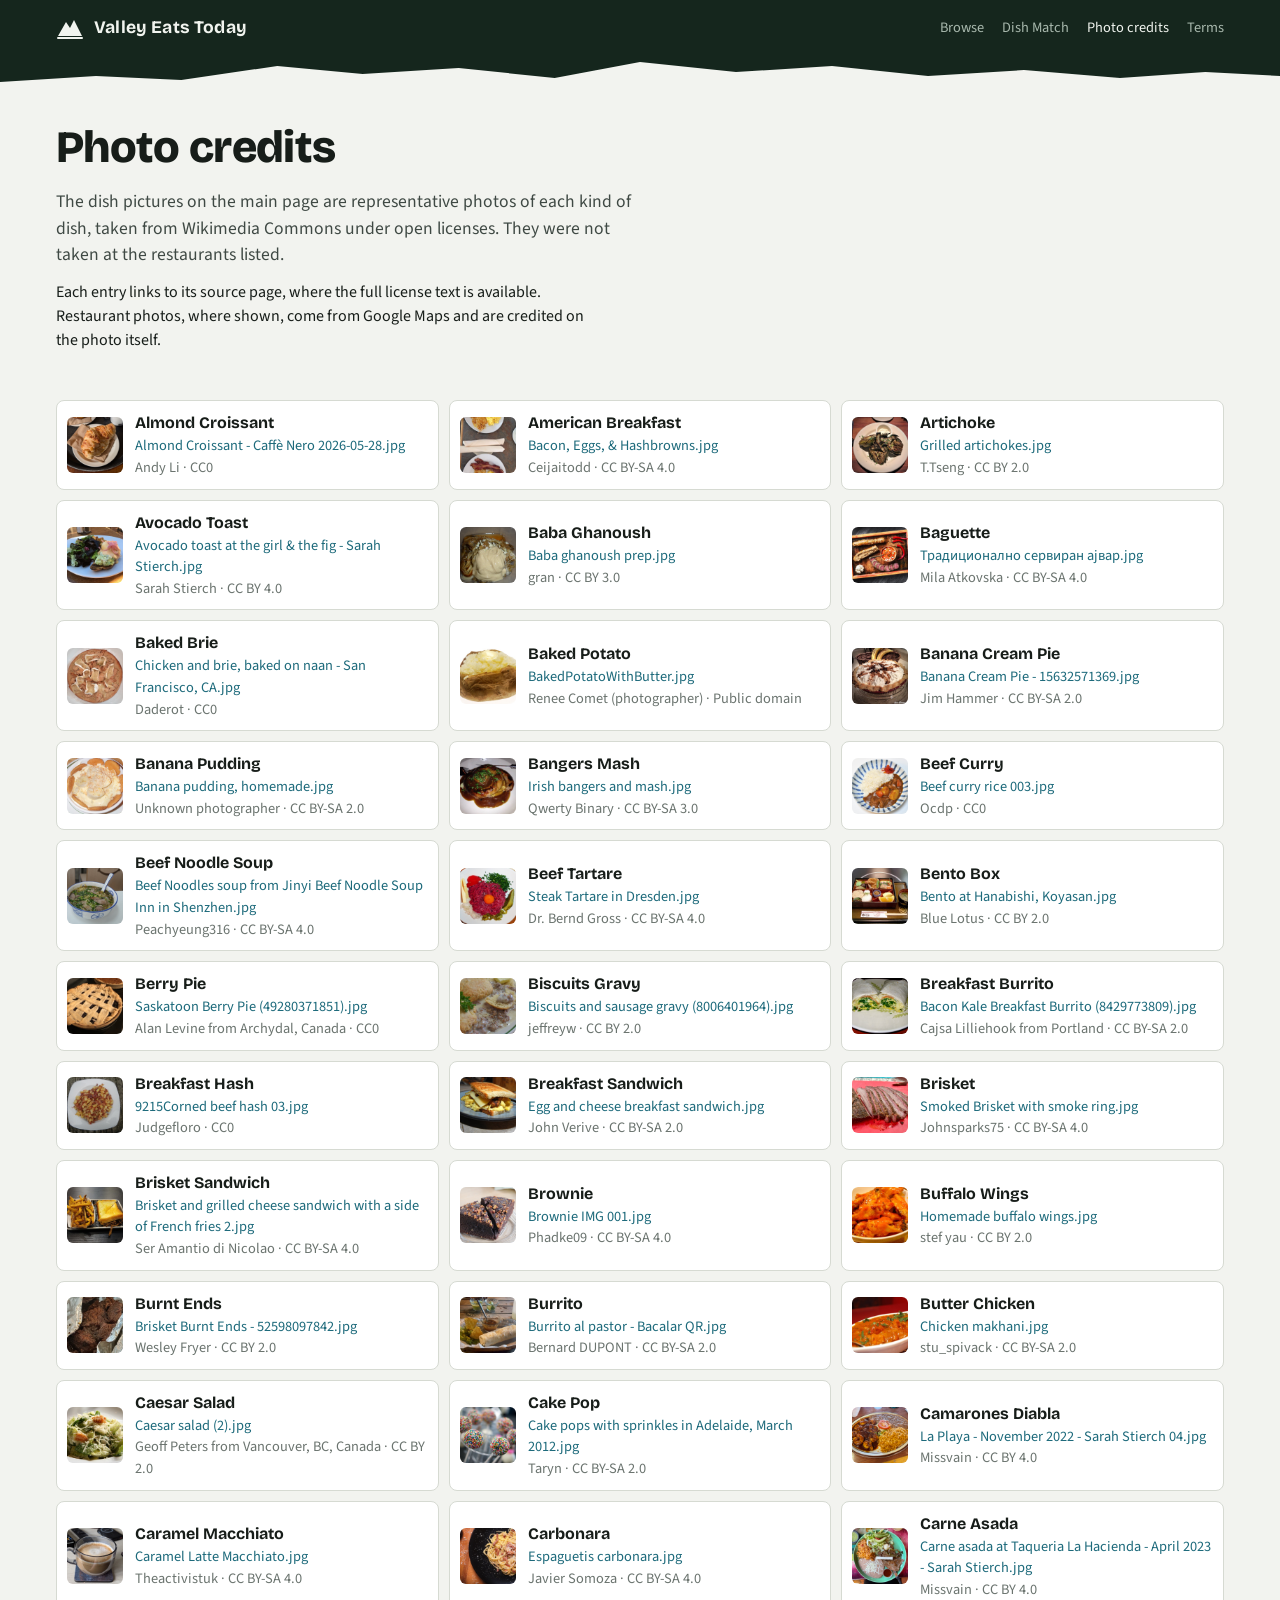
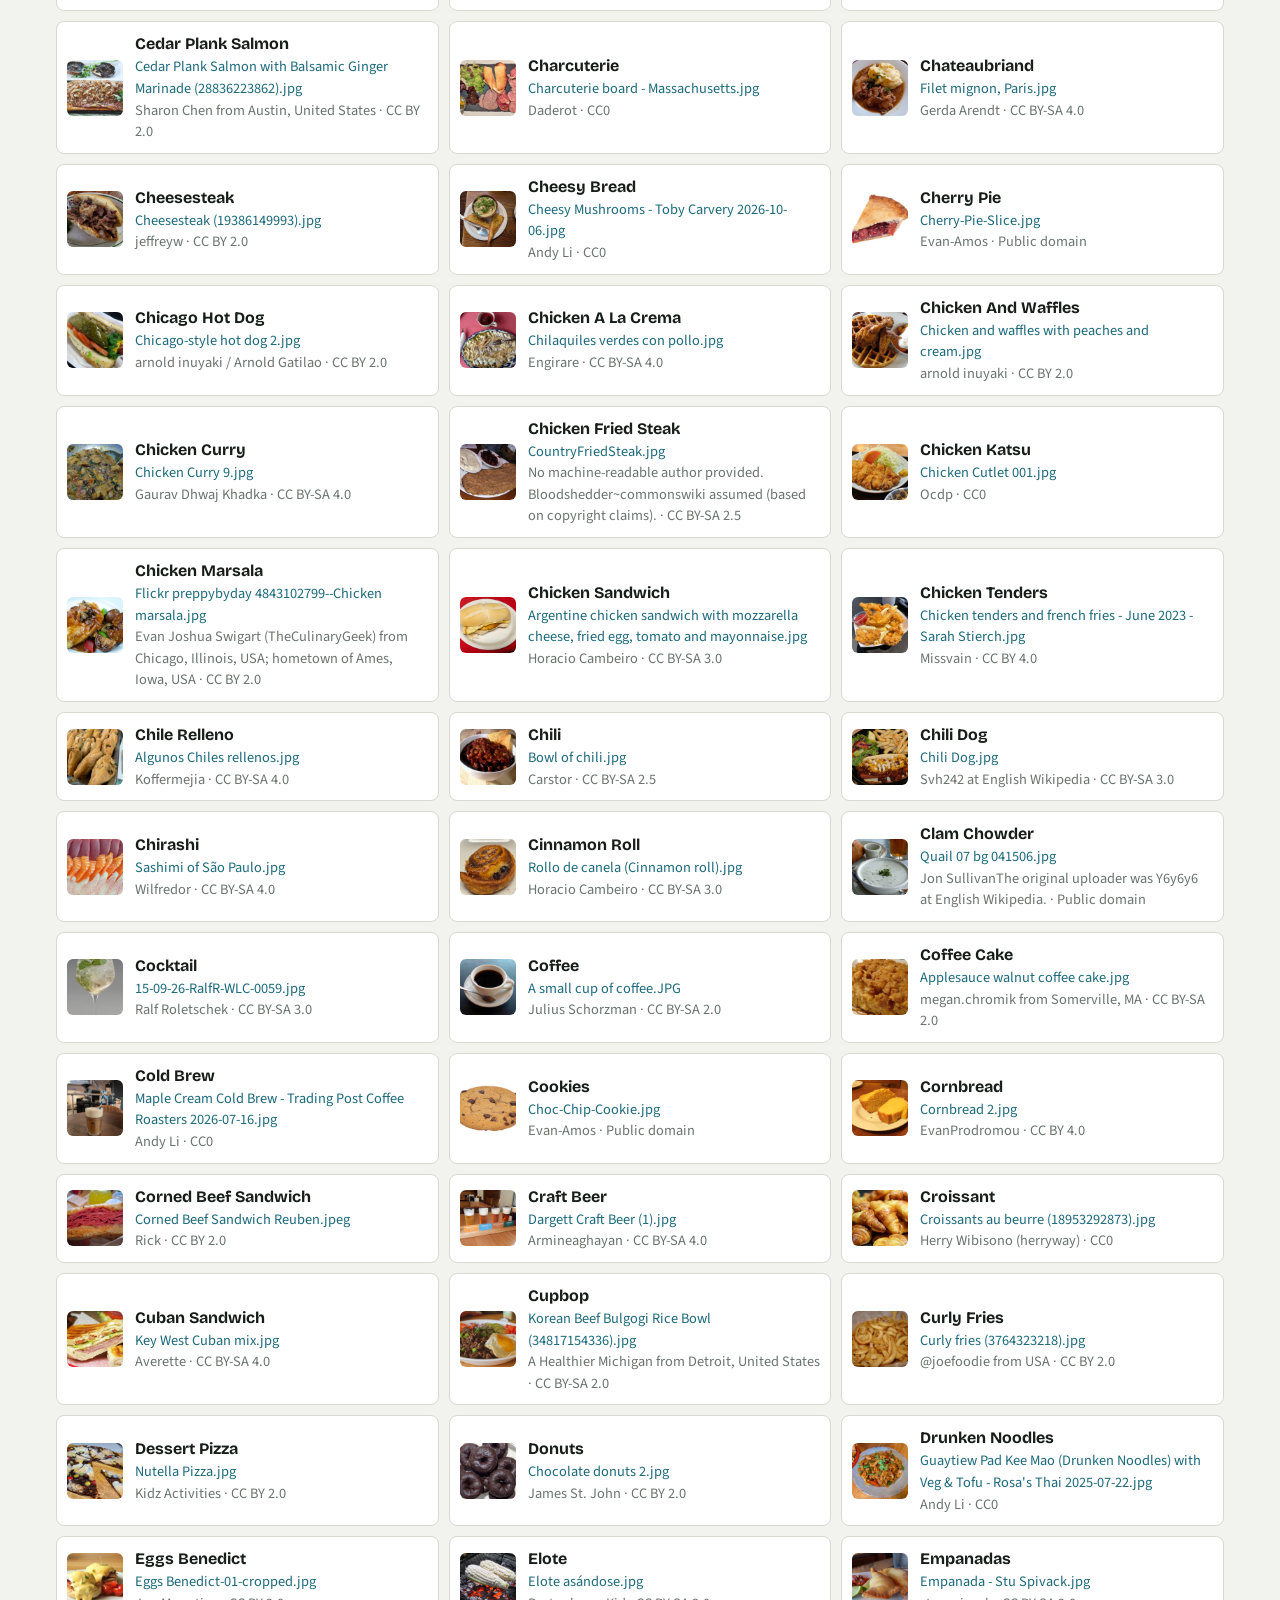
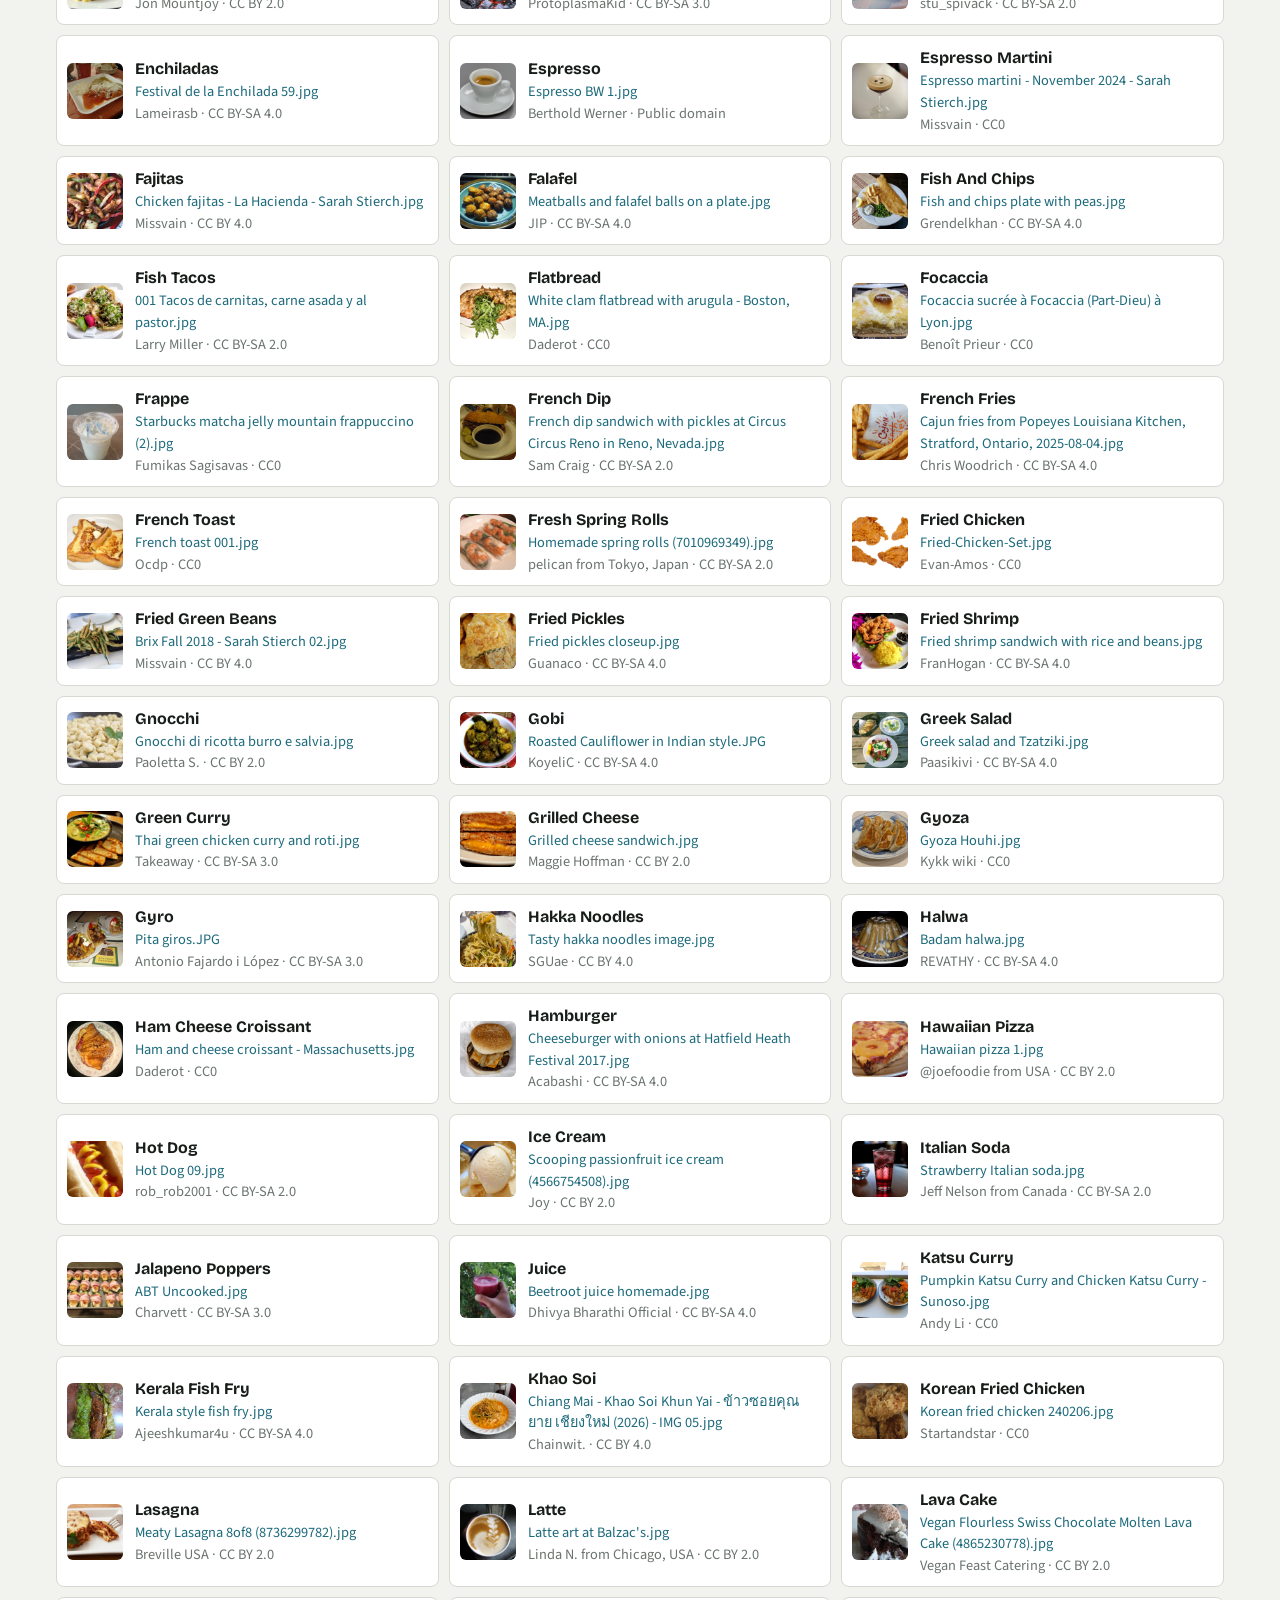
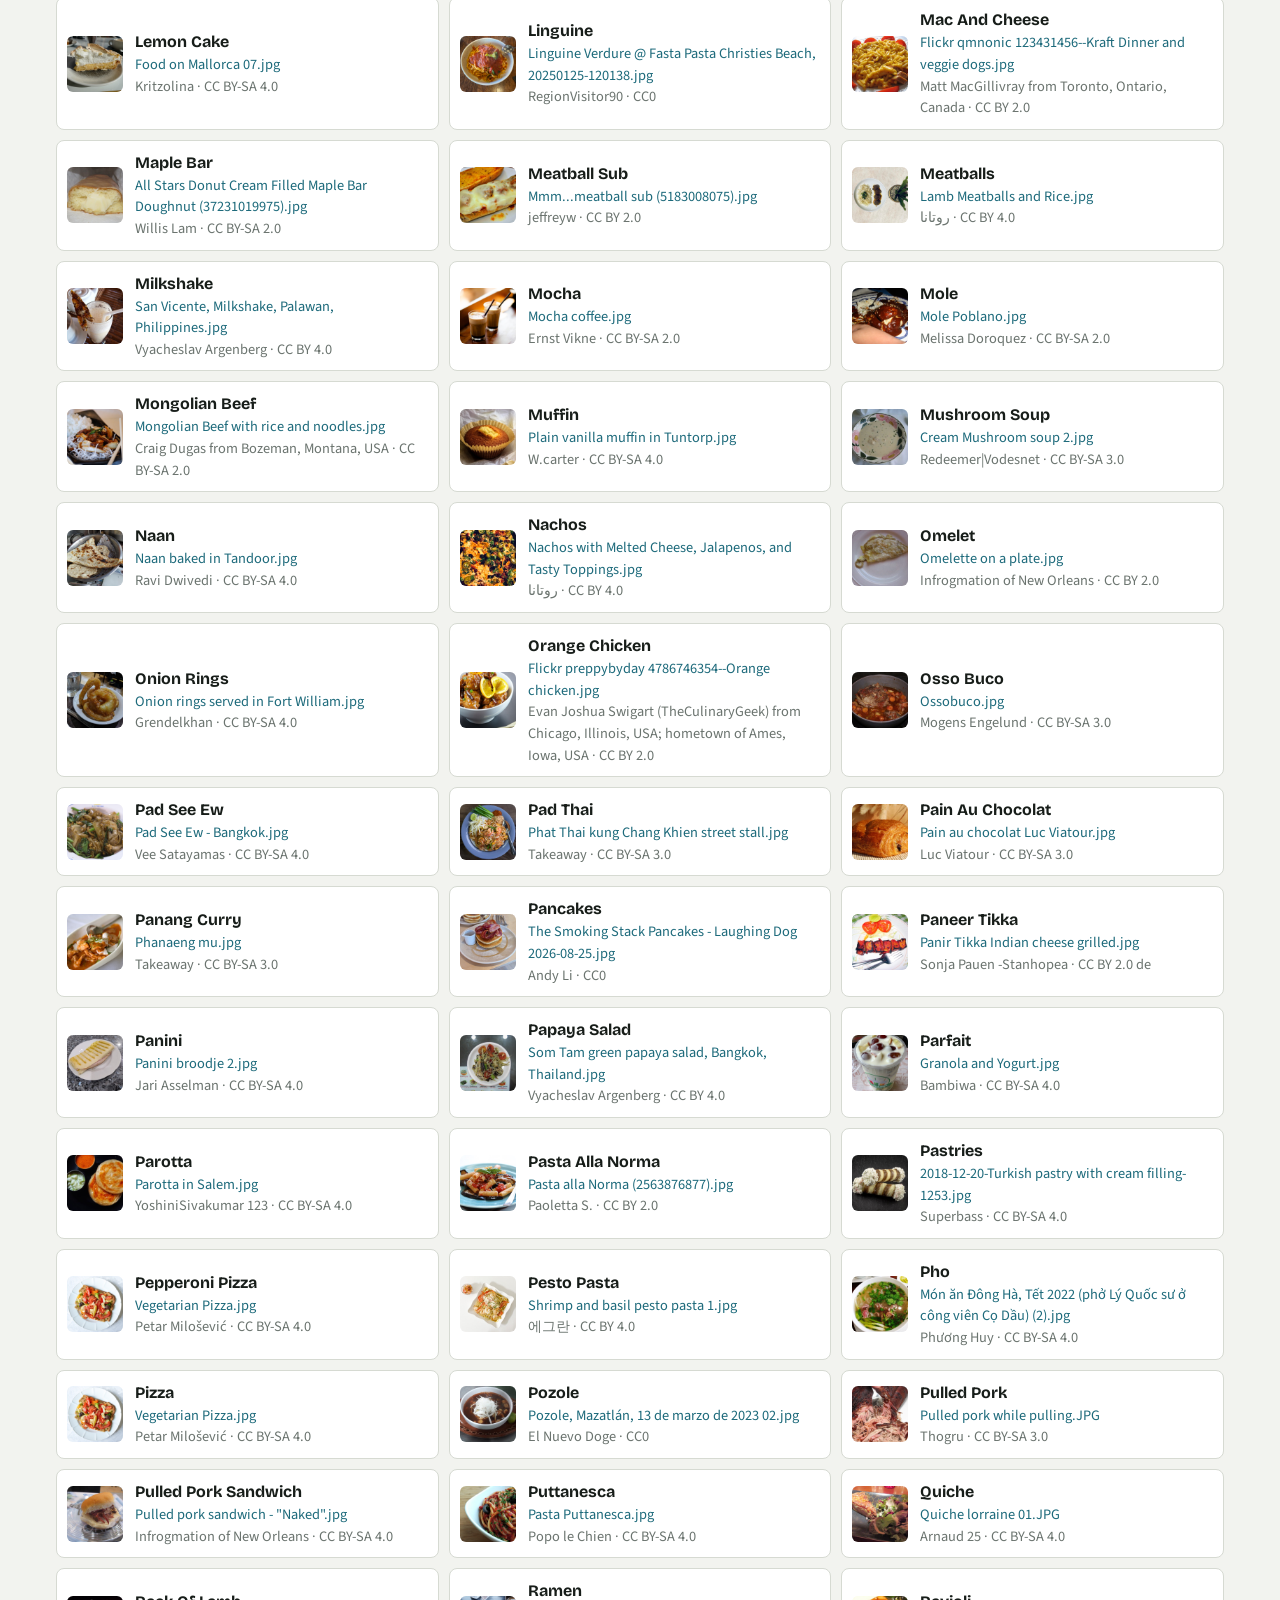
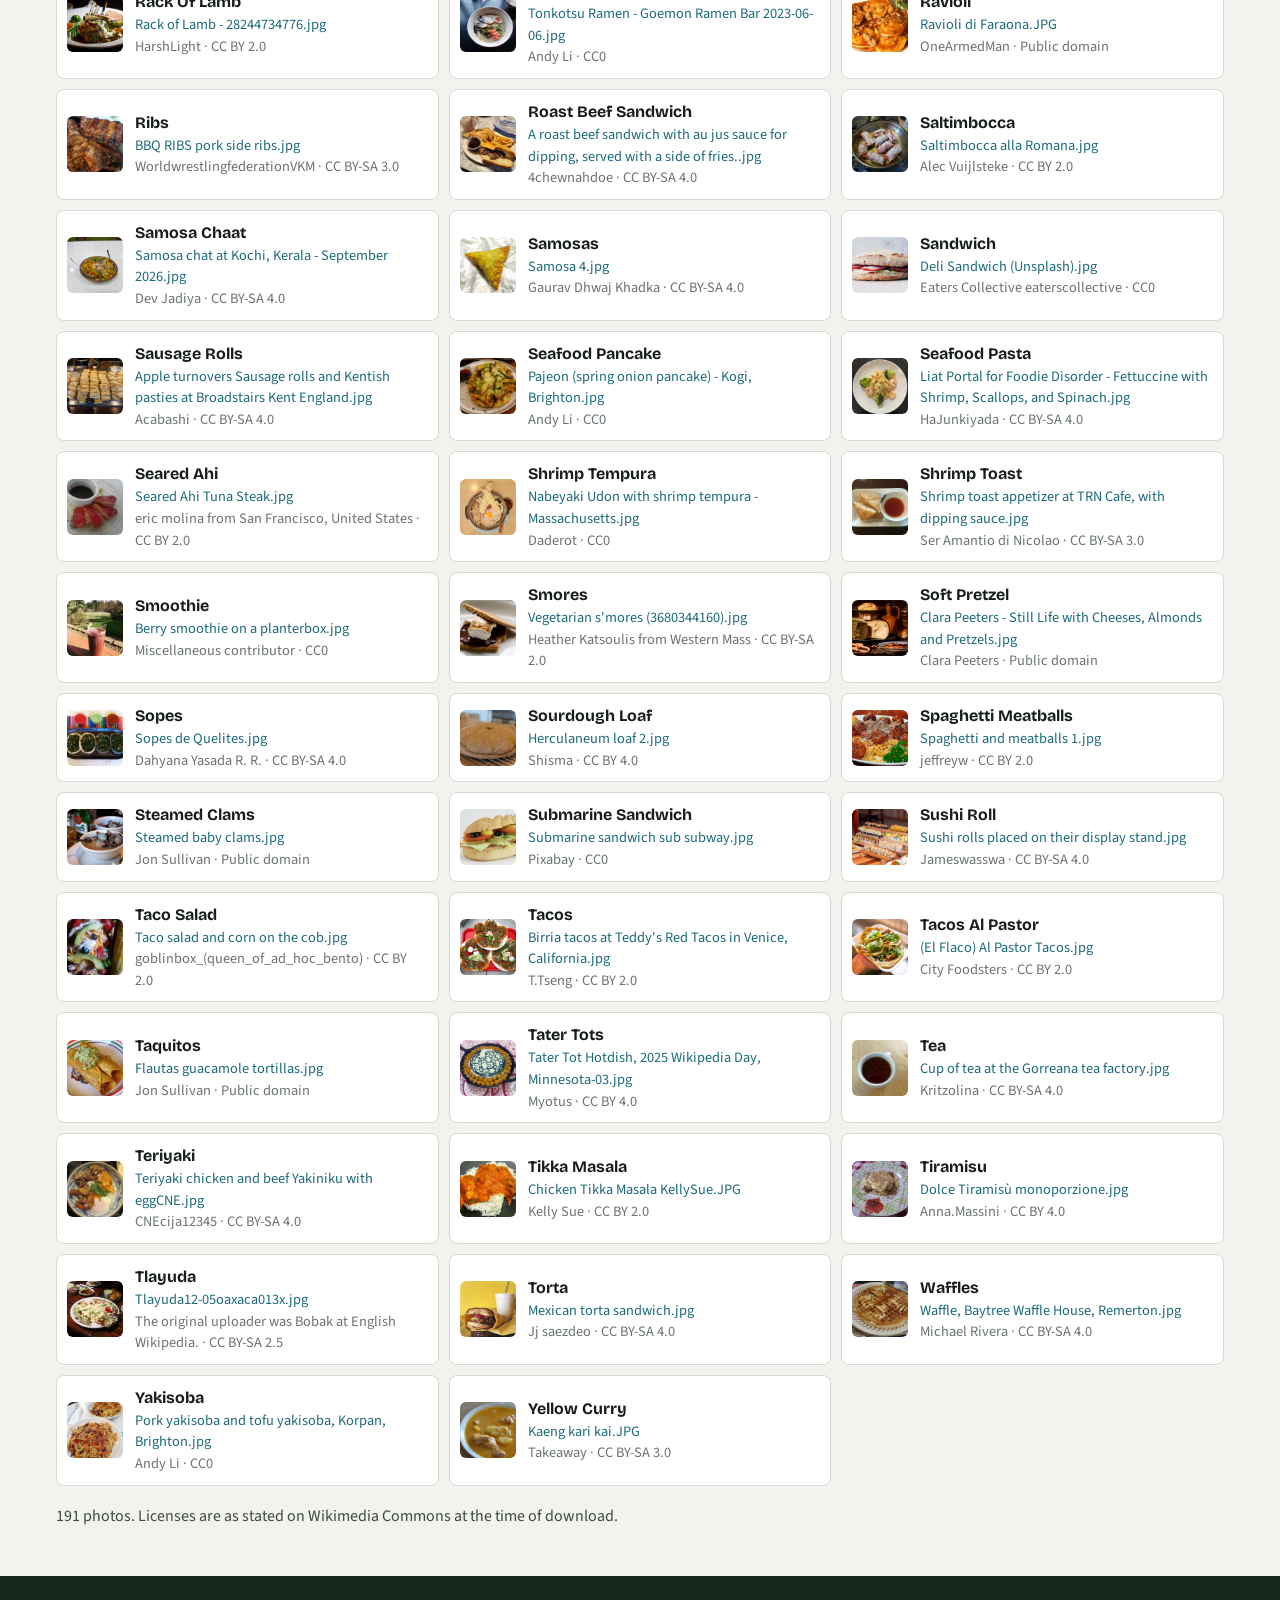
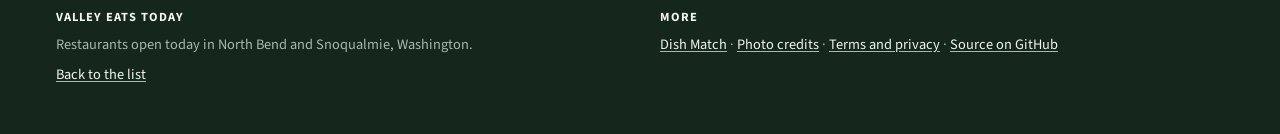
<file: credits.html>
<!doctype html>
<html lang="en">
<head>
  <meta charset="utf-8">
  <meta name="viewport" content="width=device-width, initial-scale=1, viewport-fit=cover">
  <title>Photo Credits</title>
  <meta name="description" content="Sources and licenses for the dish photos used on Valley Eats Today.">
  <link rel="preconnect" href="https://fonts.googleapis.com">
  <link rel="preconnect" href="https://fonts.gstatic.com" crossorigin>
  <link href="https://fonts.googleapis.com/css2?family=Bricolage+Grotesque:opsz,wght@12..96,600;12..96,700;12..96,800&family=Source+Sans+3:ital,wght@0,400;0,600;1,400&display=swap" rel="stylesheet">
  <link rel="stylesheet" href="styles.css">
  <link rel="icon" href="img/favicon.svg" type="image/svg+xml">
  <link rel="manifest" href="manifest.webmanifest">
  <link rel="apple-touch-icon" href="img/icons/apple-touch-icon.png">
  <meta name="theme-color" content="#15261d" media="(prefers-color-scheme: light)">
  <meta name="theme-color" content="#0e1a13" media="(prefers-color-scheme: dark)">
  <meta name="mobile-web-app-capable" content="yes">
  <meta name="apple-mobile-web-app-capable" content="yes">
  <meta name="apple-mobile-web-app-status-bar-style" content="black-translucent">
  <meta name="apple-mobile-web-app-title" content="Valley Eats">
  <script src="pwa.js" defer></script>
</head>
<body>
  <header class="masthead">
    <div class="wrap masthead-inner">
      <a class="brand" href="index.html" aria-label="Valley Eats Today home">
        <svg class="brand-mark" viewBox="0 0 28 28" aria-hidden="true"><path d="M2 22 L10 8 L14 14 L18 6 L26 22 Z" fill="currentColor"/><path d="M2 24 H26" stroke="currentColor" stroke-width="2" stroke-linecap="round"/></svg>
        <span class="brand-name">Valley Eats Today</span>
      </a>
      <nav class="masthead-nav" aria-label="Site">
        <a href="index.html">Browse</a>
        <a href="play.html">Dish Match</a>
        <a class="nav-secondary" href="credits.html" aria-current="page">Photo credits</a>
        <a class="nav-secondary" href="terms.html">Terms</a>
      </nav>
    </div>
    <svg class="ridge" viewBox="0 0 1200 34" preserveAspectRatio="none" aria-hidden="true"><polygon points="0,34 0,26 90,20 170,24 260,10 340,18 430,12 520,22 600,6 690,16 780,10 870,20 960,14 1050,22 1130,16 1200,20 1200,34"/></svg>
  </header>

  <main class="wrap">
    <div class="page">
      <h1>Photo credits</h1>
      <p class="lede">The dish pictures on the main page are representative photos of each kind of dish, taken from Wikimedia Commons under open licenses. They were not taken at the restaurants listed.</p>
      <p>Each entry links to its source page, where the full license text is available. Restaurant photos, where shown, come from Google Maps and are credited on the photo itself.</p>
    </div>
    <ul class="credits">
      <li><img src="img/dishes/almond-croissant.jpg" alt="" width="56" height="56" loading="lazy"><div><b>almond croissant</b><br><a href="https://commons.wikimedia.org/wiki/File:Almond_Croissant_-_Caff%C3%A8_Nero_2026-05-28.jpg" target="_blank" rel="noopener">Almond Croissant - Caffè Nero 2026-05-28.jpg</a><br><span class="muted">Andy Li · CC0</span></div></li><li><img src="img/dishes/american-breakfast.jpg" alt="" width="56" height="56" loading="lazy"><div><b>american breakfast</b><br><a href="https://commons.wikimedia.org/wiki/File:Bacon,_Eggs,_%26_Hashbrowns.jpg" target="_blank" rel="noopener">Bacon, Eggs, &amp; Hashbrowns.jpg</a><br><span class="muted">Ceijaitodd · CC BY-SA 4.0</span></div></li><li><img src="img/dishes/artichoke.jpg" alt="" width="56" height="56" loading="lazy"><div><b>artichoke</b><br><a href="https://commons.wikimedia.org/wiki/File:Grilled_artichokes.jpg" target="_blank" rel="noopener">Grilled artichokes.jpg</a><br><span class="muted">T.Tseng · CC BY 2.0</span></div></li><li><img src="img/dishes/avocado-toast.jpg" alt="" width="56" height="56" loading="lazy"><div><b>avocado toast</b><br><a href="https://commons.wikimedia.org/wiki/File:Avocado_toast_at_the_girl_%26_the_fig_-_Sarah_Stierch.jpg" target="_blank" rel="noopener">Avocado toast at the girl &amp; the fig - Sarah Stierch.jpg</a><br><span class="muted">Sarah Stierch · CC BY 4.0</span></div></li><li><img src="img/dishes/baba-ghanoush.jpg" alt="" width="56" height="56" loading="lazy"><div><b>baba ghanoush</b><br><a href="https://commons.wikimedia.org/wiki/File:Baba_ghanoush_prep.jpg" target="_blank" rel="noopener">Baba ghanoush prep.jpg</a><br><span class="muted">gran · CC BY 3.0</span></div></li><li><img src="img/dishes/baguette.jpg" alt="" width="56" height="56" loading="lazy"><div><b>baguette</b><br><a href="https://commons.wikimedia.org/wiki/File:%D0%A2%D1%80%D0%B0%D0%B4%D0%B8%D1%86%D0%B8%D0%BE%D0%BD%D0%B0%D0%BB%D0%BD%D0%BE_%D1%81%D0%B5%D1%80%D0%B2%D0%B8%D1%80%D0%B0%D0%BD_%D0%B0%D1%98%D0%B2%D0%B0%D1%80.jpg" target="_blank" rel="noopener">Традиционално сервиран ајвар.jpg</a><br><span class="muted">Mila Atkovska · CC BY-SA 4.0</span></div></li><li><img src="img/dishes/baked-brie.jpg" alt="" width="56" height="56" loading="lazy"><div><b>baked brie</b><br><a href="https://commons.wikimedia.org/wiki/File:Chicken_and_brie,_baked_on_naan_-_San_Francisco,_CA.jpg" target="_blank" rel="noopener">Chicken and brie, baked on naan - San Francisco, CA.jpg</a><br><span class="muted">Daderot · CC0</span></div></li><li><img src="img/dishes/baked-potato.jpg" alt="" width="56" height="56" loading="lazy"><div><b>baked potato</b><br><a href="https://commons.wikimedia.org/wiki/File:BakedPotatoWithButter.jpg" target="_blank" rel="noopener">BakedPotatoWithButter.jpg</a><br><span class="muted">Renee Comet (photographer) · Public domain</span></div></li><li><img src="img/dishes/banana-cream-pie.jpg" alt="" width="56" height="56" loading="lazy"><div><b>banana cream pie</b><br><a href="https://commons.wikimedia.org/wiki/File:Banana_Cream_Pie_-_15632571369.jpg" target="_blank" rel="noopener">Banana Cream Pie - 15632571369.jpg</a><br><span class="muted">Jim Hammer · CC BY-SA 2.0</span></div></li><li><img src="img/dishes/banana-pudding.jpg" alt="" width="56" height="56" loading="lazy"><div><b>banana pudding</b><br><a href="https://commons.wikimedia.org/wiki/File:Banana_pudding,_homemade.jpg" target="_blank" rel="noopener">Banana pudding, homemade.jpg</a><br><span class="muted">Unknown photographer · CC BY-SA 2.0</span></div></li><li><img src="img/dishes/bangers-mash.jpg" alt="" width="56" height="56" loading="lazy"><div><b>bangers mash</b><br><a href="https://commons.wikimedia.org/wiki/File:Irish_bangers_and_mash.jpg" target="_blank" rel="noopener">Irish bangers and mash.jpg</a><br><span class="muted">Qwerty Binary · CC BY-SA 3.0</span></div></li><li><img src="img/dishes/beef-curry.jpg" alt="" width="56" height="56" loading="lazy"><div><b>beef curry</b><br><a href="https://commons.wikimedia.org/wiki/File:Beef_curry_rice_003.jpg" target="_blank" rel="noopener">Beef curry rice 003.jpg</a><br><span class="muted">Ocdp · CC0</span></div></li><li><img src="img/dishes/beef-noodle-soup.jpg" alt="" width="56" height="56" loading="lazy"><div><b>beef noodle soup</b><br><a href="https://commons.wikimedia.org/wiki/File:Beef_Noodles_soup_from_Jinyi_Beef_Noodle_Soup_Inn_in_Shenzhen.jpg" target="_blank" rel="noopener">Beef Noodles soup from Jinyi Beef Noodle Soup Inn in Shenzhen.jpg</a><br><span class="muted">Peachyeung316 · CC BY-SA 4.0</span></div></li><li><img src="img/dishes/beef-tartare.jpg" alt="" width="56" height="56" loading="lazy"><div><b>beef tartare</b><br><a href="https://commons.wikimedia.org/wiki/File:Steak_Tartare_in_Dresden.jpg" target="_blank" rel="noopener">Steak Tartare in Dresden.jpg</a><br><span class="muted">Dr. Bernd Gross · CC BY-SA 4.0</span></div></li><li><img src="img/dishes/bento-box.jpg" alt="" width="56" height="56" loading="lazy"><div><b>bento box</b><br><a href="https://commons.wikimedia.org/wiki/File:Bento_at_Hanabishi,_Koyasan.jpg" target="_blank" rel="noopener">Bento at Hanabishi, Koyasan.jpg</a><br><span class="muted">Blue Lotus · CC BY 2.0</span></div></li><li><img src="img/dishes/berry-pie.jpg" alt="" width="56" height="56" loading="lazy"><div><b>berry pie</b><br><a href="https://commons.wikimedia.org/wiki/File:Saskatoon_Berry_Pie_(49280371851).jpg" target="_blank" rel="noopener">Saskatoon Berry Pie (49280371851).jpg</a><br><span class="muted">Alan Levine from Archydal, Canada · CC0</span></div></li><li><img src="img/dishes/biscuits-gravy.jpg" alt="" width="56" height="56" loading="lazy"><div><b>biscuits gravy</b><br><a href="https://commons.wikimedia.org/wiki/File:Biscuits_and_sausage_gravy_(8006401964).jpg" target="_blank" rel="noopener">Biscuits and sausage gravy (8006401964).jpg</a><br><span class="muted">jeffreyw · CC BY 2.0</span></div></li><li><img src="img/dishes/breakfast-burrito.jpg" alt="" width="56" height="56" loading="lazy"><div><b>breakfast burrito</b><br><a href="https://commons.wikimedia.org/wiki/File:Bacon_Kale_Breakfast_Burrito_(8429773809).jpg" target="_blank" rel="noopener">Bacon Kale Breakfast Burrito (8429773809).jpg</a><br><span class="muted">Cajsa Lilliehook from Portland · CC BY-SA 2.0</span></div></li><li><img src="img/dishes/breakfast-hash.jpg" alt="" width="56" height="56" loading="lazy"><div><b>breakfast hash</b><br><a href="https://commons.wikimedia.org/wiki/File:9215Corned_beef_hash_03.jpg" target="_blank" rel="noopener">9215Corned beef hash 03.jpg</a><br><span class="muted">Judgefloro · CC0</span></div></li><li><img src="img/dishes/breakfast-sandwich.jpg" alt="" width="56" height="56" loading="lazy"><div><b>breakfast sandwich</b><br><a href="https://commons.wikimedia.org/wiki/File:Egg_and_cheese_breakfast_sandwich.jpg" target="_blank" rel="noopener">Egg and cheese breakfast sandwich.jpg</a><br><span class="muted">John Verive · CC BY-SA 2.0</span></div></li><li><img src="img/dishes/brisket.jpg" alt="" width="56" height="56" loading="lazy"><div><b>brisket</b><br><a href="https://commons.wikimedia.org/wiki/File:Smoked_Brisket_with_smoke_ring.jpg" target="_blank" rel="noopener">Smoked Brisket with smoke ring.jpg</a><br><span class="muted">Johnsparks75 · CC BY-SA 4.0</span></div></li><li><img src="img/dishes/brisket-sandwich.jpg" alt="" width="56" height="56" loading="lazy"><div><b>brisket sandwich</b><br><a href="https://commons.wikimedia.org/wiki/File:Brisket_and_grilled_cheese_sandwich_with_a_side_of_French_fries_2.jpg" target="_blank" rel="noopener">Brisket and grilled cheese sandwich with a side of French fries 2.jpg</a><br><span class="muted">Ser Amantio di Nicolao · CC BY-SA 4.0</span></div></li><li><img src="img/dishes/brownie.jpg" alt="" width="56" height="56" loading="lazy"><div><b>brownie</b><br><a href="https://commons.wikimedia.org/wiki/File:Brownie_IMG_001.jpg" target="_blank" rel="noopener">Brownie IMG 001.jpg</a><br><span class="muted">Phadke09 · CC BY-SA 4.0</span></div></li><li><img src="img/dishes/buffalo-wings.jpg" alt="" width="56" height="56" loading="lazy"><div><b>buffalo wings</b><br><a href="https://commons.wikimedia.org/wiki/File:Homemade_buffalo_wings.jpg" target="_blank" rel="noopener">Homemade buffalo wings.jpg</a><br><span class="muted">stef yau · CC BY 2.0</span></div></li><li><img src="img/dishes/burnt-ends.jpg" alt="" width="56" height="56" loading="lazy"><div><b>burnt ends</b><br><a href="https://commons.wikimedia.org/wiki/File:Brisket_Burnt_Ends_-_52598097842.jpg" target="_blank" rel="noopener">Brisket Burnt Ends - 52598097842.jpg</a><br><span class="muted">Wesley Fryer · CC BY 2.0</span></div></li><li><img src="img/dishes/burrito.jpg" alt="" width="56" height="56" loading="lazy"><div><b>burrito</b><br><a href="https://commons.wikimedia.org/wiki/File:Burrito_al_pastor_-_Bacalar_QR.jpg" target="_blank" rel="noopener">Burrito al pastor - Bacalar QR.jpg</a><br><span class="muted">Bernard DUPONT · CC BY-SA 2.0</span></div></li><li><img src="img/dishes/butter-chicken.jpg" alt="" width="56" height="56" loading="lazy"><div><b>butter chicken</b><br><a href="https://commons.wikimedia.org/wiki/File:Chicken_makhani.jpg" target="_blank" rel="noopener">Chicken makhani.jpg</a><br><span class="muted">stu_spivack · CC BY-SA 2.0</span></div></li><li><img src="img/dishes/caesar-salad.jpg" alt="" width="56" height="56" loading="lazy"><div><b>caesar salad</b><br><a href="https://commons.wikimedia.org/wiki/File:Caesar_salad_(2).jpg" target="_blank" rel="noopener">Caesar salad (2).jpg</a><br><span class="muted">Geoff Peters from Vancouver, BC, Canada · CC BY 2.0</span></div></li><li><img src="img/dishes/cake-pop.jpg" alt="" width="56" height="56" loading="lazy"><div><b>cake pop</b><br><a href="https://commons.wikimedia.org/wiki/File:Cake_pops_with_sprinkles_in_Adelaide,_March_2012.jpg" target="_blank" rel="noopener">Cake pops with sprinkles in Adelaide, March 2012.jpg</a><br><span class="muted">Taryn · CC BY-SA 2.0</span></div></li><li><img src="img/dishes/camarones-diabla.jpg" alt="" width="56" height="56" loading="lazy"><div><b>camarones diabla</b><br><a href="https://commons.wikimedia.org/wiki/File:La_Playa_-_November_2022_-_Sarah_Stierch_04.jpg" target="_blank" rel="noopener">La Playa - November 2022 - Sarah Stierch 04.jpg</a><br><span class="muted">Missvain · CC BY 4.0</span></div></li><li><img src="img/dishes/caramel-macchiato.jpg" alt="" width="56" height="56" loading="lazy"><div><b>caramel macchiato</b><br><a href="https://commons.wikimedia.org/wiki/File:Caramel_Latte_Macchiato.jpg" target="_blank" rel="noopener">Caramel Latte Macchiato.jpg</a><br><span class="muted">Theactivistuk · CC BY-SA 4.0</span></div></li><li><img src="img/dishes/carbonara.jpg" alt="" width="56" height="56" loading="lazy"><div><b>carbonara</b><br><a href="https://commons.wikimedia.org/wiki/File:Espaguetis_carbonara.jpg" target="_blank" rel="noopener">Espaguetis carbonara.jpg</a><br><span class="muted">Javier Somoza · CC BY-SA 4.0</span></div></li><li><img src="img/dishes/carne-asada.jpg" alt="" width="56" height="56" loading="lazy"><div><b>carne asada</b><br><a href="https://commons.wikimedia.org/wiki/File:Carne_asada_at_Taqueria_La_Hacienda_-_April_2023_-_Sarah_Stierch.jpg" target="_blank" rel="noopener">Carne asada at Taqueria La Hacienda - April 2023 - Sarah Stierch.jpg</a><br><span class="muted">Missvain · CC BY 4.0</span></div></li><li><img src="img/dishes/cedar-plank-salmon.jpg" alt="" width="56" height="56" loading="lazy"><div><b>cedar plank salmon</b><br><a href="https://commons.wikimedia.org/wiki/File:Cedar_Plank_Salmon_with_Balsamic_Ginger_Marinade_(28836223862).jpg" target="_blank" rel="noopener">Cedar Plank Salmon with Balsamic Ginger Marinade (28836223862).jpg</a><br><span class="muted">Sharon Chen from Austin, United States · CC BY 2.0</span></div></li><li><img src="img/dishes/charcuterie.jpg" alt="" width="56" height="56" loading="lazy"><div><b>charcuterie</b><br><a href="https://commons.wikimedia.org/wiki/File:Charcuterie_board_-_Massachusetts.jpg" target="_blank" rel="noopener">Charcuterie board - Massachusetts.jpg</a><br><span class="muted">Daderot · CC0</span></div></li><li><img src="img/dishes/chateaubriand.jpg" alt="" width="56" height="56" loading="lazy"><div><b>chateaubriand</b><br><a href="https://commons.wikimedia.org/wiki/File:Filet_mignon,_Paris.jpg" target="_blank" rel="noopener">Filet mignon, Paris.jpg</a><br><span class="muted">Gerda Arendt · CC BY-SA 4.0</span></div></li><li><img src="img/dishes/cheesesteak.jpg" alt="" width="56" height="56" loading="lazy"><div><b>cheesesteak</b><br><a href="https://commons.wikimedia.org/wiki/File:Cheesesteak_(19386149993).jpg" target="_blank" rel="noopener">Cheesesteak (19386149993).jpg</a><br><span class="muted">jeffreyw · CC BY 2.0</span></div></li><li><img src="img/dishes/cheesy-bread.jpg" alt="" width="56" height="56" loading="lazy"><div><b>cheesy bread</b><br><a href="https://commons.wikimedia.org/wiki/File:Cheesy_Mushrooms_-_Toby_Carvery_2026-10-06.jpg" target="_blank" rel="noopener">Cheesy Mushrooms - Toby Carvery 2026-10-06.jpg</a><br><span class="muted">Andy Li · CC0</span></div></li><li><img src="img/dishes/cherry-pie.jpg" alt="" width="56" height="56" loading="lazy"><div><b>cherry pie</b><br><a href="https://commons.wikimedia.org/wiki/File:Cherry-Pie-Slice.jpg" target="_blank" rel="noopener">Cherry-Pie-Slice.jpg</a><br><span class="muted">Evan-Amos · Public domain</span></div></li><li><img src="img/dishes/chicago-hot-dog.jpg" alt="" width="56" height="56" loading="lazy"><div><b>chicago hot dog</b><br><a href="https://commons.wikimedia.org/wiki/File:Chicago-style_hot_dog_2.jpg" target="_blank" rel="noopener">Chicago-style hot dog 2.jpg</a><br><span class="muted">arnold  inuyaki / Arnold Gatilao · CC BY 2.0</span></div></li><li><img src="img/dishes/chicken-a-la-crema.jpg" alt="" width="56" height="56" loading="lazy"><div><b>chicken a la crema</b><br><a href="https://commons.wikimedia.org/wiki/File:Chilaquiles_verdes_con_pollo.jpg" target="_blank" rel="noopener">Chilaquiles verdes con pollo.jpg</a><br><span class="muted">Engirare · CC BY-SA 4.0</span></div></li><li><img src="img/dishes/chicken-and-waffles.jpg" alt="" width="56" height="56" loading="lazy"><div><b>chicken and waffles</b><br><a href="https://commons.wikimedia.org/wiki/File:Chicken_and_waffles_with_peaches_and_cream.jpg" target="_blank" rel="noopener">Chicken and waffles with peaches and cream.jpg</a><br><span class="muted">arnold inuyaki · CC BY 2.0</span></div></li><li><img src="img/dishes/chicken-curry.jpg" alt="" width="56" height="56" loading="lazy"><div><b>chicken curry</b><br><a href="https://commons.wikimedia.org/wiki/File:Chicken_Curry_9.jpg" target="_blank" rel="noopener">Chicken Curry 9.jpg</a><br><span class="muted">Gaurav Dhwaj Khadka · CC BY-SA 4.0</span></div></li><li><img src="img/dishes/chicken-fried-steak.jpg" alt="" width="56" height="56" loading="lazy"><div><b>chicken fried steak</b><br><a href="https://commons.wikimedia.org/wiki/File:CountryFriedSteak.jpg" target="_blank" rel="noopener">CountryFriedSteak.jpg</a><br><span class="muted">No machine-readable author provided. Bloodshedder~commonswiki assumed (based on copyright claims). · CC BY-SA 2.5</span></div></li><li><img src="img/dishes/chicken-katsu.jpg" alt="" width="56" height="56" loading="lazy"><div><b>chicken katsu</b><br><a href="https://commons.wikimedia.org/wiki/File:Chicken_Cutlet_001.jpg" target="_blank" rel="noopener">Chicken Cutlet 001.jpg</a><br><span class="muted">Ocdp · CC0</span></div></li><li><img src="img/dishes/chicken-marsala.jpg" alt="" width="56" height="56" loading="lazy"><div><b>chicken marsala</b><br><a href="https://commons.wikimedia.org/wiki/File:Flickr_preppybyday_4843102799--Chicken_marsala.jpg" target="_blank" rel="noopener">Flickr preppybyday 4843102799--Chicken marsala.jpg</a><br><span class="muted">Evan Joshua Swigart (TheCulinaryGeek) from Chicago, Illinois, USA; hometown of Ames, Iowa, USA · CC BY 2.0</span></div></li><li><img src="img/dishes/chicken-sandwich.jpg" alt="" width="56" height="56" loading="lazy"><div><b>chicken sandwich</b><br><a href="https://commons.wikimedia.org/wiki/File:Argentine_chicken_sandwich_with_mozzarella_cheese,_fried_egg,_tomato_and_mayonnaise.jpg" target="_blank" rel="noopener">Argentine chicken sandwich with mozzarella cheese, fried egg, tomato and mayonnaise.jpg</a><br><span class="muted">Horacio Cambeiro · CC BY-SA 3.0</span></div></li><li><img src="img/dishes/chicken-tenders.jpg" alt="" width="56" height="56" loading="lazy"><div><b>chicken tenders</b><br><a href="https://commons.wikimedia.org/wiki/File:Chicken_tenders_and_french_fries_-_June_2023_-_Sarah_Stierch.jpg" target="_blank" rel="noopener">Chicken tenders and french fries - June 2023 - Sarah Stierch.jpg</a><br><span class="muted">Missvain · CC BY 4.0</span></div></li><li><img src="img/dishes/chile-relleno.jpg" alt="" width="56" height="56" loading="lazy"><div><b>chile relleno</b><br><a href="https://commons.wikimedia.org/wiki/File:Algunos_Chiles_rellenos.jpg" target="_blank" rel="noopener">Algunos Chiles rellenos.jpg</a><br><span class="muted">Koffermejia · CC BY-SA 4.0</span></div></li><li><img src="img/dishes/chili.jpg" alt="" width="56" height="56" loading="lazy"><div><b>chili</b><br><a href="https://commons.wikimedia.org/wiki/File:Bowl_of_chili.jpg" target="_blank" rel="noopener">Bowl of chili.jpg</a><br><span class="muted">Carstor · CC BY-SA 2.5</span></div></li><li><img src="img/dishes/chili-dog.jpg" alt="" width="56" height="56" loading="lazy"><div><b>chili dog</b><br><a href="https://commons.wikimedia.org/wiki/File:Chili_Dog.jpg" target="_blank" rel="noopener">Chili Dog.jpg</a><br><span class="muted">Svh242 at English Wikipedia · CC BY-SA 3.0</span></div></li><li><img src="img/dishes/chirashi.jpg" alt="" width="56" height="56" loading="lazy"><div><b>chirashi</b><br><a href="https://commons.wikimedia.org/wiki/File:Sashimi_of_S%C3%A3o_Paulo.jpg" target="_blank" rel="noopener">Sashimi of São Paulo.jpg</a><br><span class="muted">Wilfredor · CC BY-SA 4.0</span></div></li><li><img src="img/dishes/cinnamon-roll.jpg" alt="" width="56" height="56" loading="lazy"><div><b>cinnamon roll</b><br><a href="https://commons.wikimedia.org/wiki/File:Rollo_de_canela_(Cinnamon_roll).jpg" target="_blank" rel="noopener">Rollo de canela (Cinnamon roll).jpg</a><br><span class="muted">Horacio Cambeiro · CC BY-SA 3.0</span></div></li><li><img src="img/dishes/clam-chowder.jpg" alt="" width="56" height="56" loading="lazy"><div><b>clam chowder</b><br><a href="https://commons.wikimedia.org/wiki/File:Quail_07_bg_041506.jpg" target="_blank" rel="noopener">Quail 07 bg 041506.jpg</a><br><span class="muted">Jon SullivanThe original uploader was Y6y6y6 at English Wikipedia. · Public domain</span></div></li><li><img src="img/dishes/cocktail.jpg" alt="" width="56" height="56" loading="lazy"><div><b>cocktail</b><br><a href="https://commons.wikimedia.org/wiki/File:15-09-26-RalfR-WLC-0059.jpg" target="_blank" rel="noopener">15-09-26-RalfR-WLC-0059.jpg</a><br><span class="muted">Ralf Roletschek · CC BY-SA 3.0</span></div></li><li><img src="img/dishes/coffee.jpg" alt="" width="56" height="56" loading="lazy"><div><b>coffee</b><br><a href="https://commons.wikimedia.org/wiki/File:A_small_cup_of_coffee.JPG" target="_blank" rel="noopener">A small cup of coffee.JPG</a><br><span class="muted">Julius Schorzman · CC BY-SA 2.0</span></div></li><li><img src="img/dishes/coffee-cake.jpg" alt="" width="56" height="56" loading="lazy"><div><b>coffee cake</b><br><a href="https://commons.wikimedia.org/wiki/File:Applesauce_walnut_coffee_cake.jpg" target="_blank" rel="noopener">Applesauce walnut coffee cake.jpg</a><br><span class="muted">megan.chromik from Somerville, MA · CC BY-SA 2.0</span></div></li><li><img src="img/dishes/cold-brew.jpg" alt="" width="56" height="56" loading="lazy"><div><b>cold brew</b><br><a href="https://commons.wikimedia.org/wiki/File:Maple_Cream_Cold_Brew_-_Trading_Post_Coffee_Roasters_2026-07-16.jpg" target="_blank" rel="noopener">Maple Cream Cold Brew - Trading Post Coffee Roasters 2026-07-16.jpg</a><br><span class="muted">Andy Li · CC0</span></div></li><li><img src="img/dishes/cookies.jpg" alt="" width="56" height="56" loading="lazy"><div><b>cookies</b><br><a href="https://commons.wikimedia.org/wiki/File:Choc-Chip-Cookie.jpg" target="_blank" rel="noopener">Choc-Chip-Cookie.jpg</a><br><span class="muted">Evan-Amos · Public domain</span></div></li><li><img src="img/dishes/cornbread.jpg" alt="" width="56" height="56" loading="lazy"><div><b>cornbread</b><br><a href="https://commons.wikimedia.org/wiki/File:Cornbread_2.jpg" target="_blank" rel="noopener">Cornbread 2.jpg</a><br><span class="muted">EvanProdromou · CC BY 4.0</span></div></li><li><img src="img/dishes/corned-beef-sandwich.jpg" alt="" width="56" height="56" loading="lazy"><div><b>corned beef sandwich</b><br><a href="https://commons.wikimedia.org/wiki/File:Corned_Beef_Sandwich_Reuben.jpeg" target="_blank" rel="noopener">Corned Beef Sandwich Reuben.jpeg</a><br><span class="muted">Rick · CC BY 2.0</span></div></li><li><img src="img/dishes/craft-beer.jpg" alt="" width="56" height="56" loading="lazy"><div><b>craft beer</b><br><a href="https://commons.wikimedia.org/wiki/File:Dargett_Craft_Beer_(1).jpg" target="_blank" rel="noopener">Dargett Craft Beer (1).jpg</a><br><span class="muted">Armineaghayan · CC BY-SA 4.0</span></div></li><li><img src="img/dishes/croissant.jpg" alt="" width="56" height="56" loading="lazy"><div><b>croissant</b><br><a href="https://commons.wikimedia.org/wiki/File:Croissants_au_beurre_(18953292873).jpg" target="_blank" rel="noopener">Croissants au beurre (18953292873).jpg</a><br><span class="muted">Herry Wibisono (herryway) · CC0</span></div></li><li><img src="img/dishes/cuban-sandwich.jpg" alt="" width="56" height="56" loading="lazy"><div><b>cuban sandwich</b><br><a href="https://commons.wikimedia.org/wiki/File:Key_West_Cuban_mix.jpg" target="_blank" rel="noopener">Key West Cuban mix.jpg</a><br><span class="muted">Averette · CC BY-SA 4.0</span></div></li><li><img src="img/dishes/cupbop.jpg" alt="" width="56" height="56" loading="lazy"><div><b>cupbop</b><br><a href="https://commons.wikimedia.org/wiki/File:Korean_Beef_Bulgogi_Rice_Bowl_(34817154336).jpg" target="_blank" rel="noopener">Korean Beef Bulgogi Rice Bowl (34817154336).jpg</a><br><span class="muted">A Healthier Michigan from Detroit, United States · CC BY-SA 2.0</span></div></li><li><img src="img/dishes/curly-fries.jpg" alt="" width="56" height="56" loading="lazy"><div><b>curly fries</b><br><a href="https://commons.wikimedia.org/wiki/File:Curly_fries_(3764323218).jpg" target="_blank" rel="noopener">Curly fries (3764323218).jpg</a><br><span class="muted">@joefoodie from USA · CC BY 2.0</span></div></li><li><img src="img/dishes/dessert-pizza.jpg" alt="" width="56" height="56" loading="lazy"><div><b>dessert pizza</b><br><a href="https://commons.wikimedia.org/wiki/File:Nutella_Pizza.jpg" target="_blank" rel="noopener">Nutella Pizza.jpg</a><br><span class="muted">Kidz Activities · CC BY 2.0</span></div></li><li><img src="img/dishes/donuts.jpg" alt="" width="56" height="56" loading="lazy"><div><b>donuts</b><br><a href="https://commons.wikimedia.org/wiki/File:Chocolate_donuts_2.jpg" target="_blank" rel="noopener">Chocolate donuts 2.jpg</a><br><span class="muted">James St. John · CC BY 2.0</span></div></li><li><img src="img/dishes/drunken-noodles.jpg" alt="" width="56" height="56" loading="lazy"><div><b>drunken noodles</b><br><a href="https://commons.wikimedia.org/wiki/File:Guaytiew_Pad_Kee_Mao_(Drunken_Noodles)_with_Veg_%26_Tofu_-_Rosa%27s_Thai_2025-07-22.jpg" target="_blank" rel="noopener">Guaytiew Pad Kee Mao (Drunken Noodles) with Veg &amp; Tofu - Rosa&#x27;s Thai 2025-07-22.jpg</a><br><span class="muted">Andy Li · CC0</span></div></li><li><img src="img/dishes/eggs-benedict.jpg" alt="" width="56" height="56" loading="lazy"><div><b>eggs benedict</b><br><a href="https://commons.wikimedia.org/wiki/File:Eggs_Benedict-01-cropped.jpg" target="_blank" rel="noopener">Eggs Benedict-01-cropped.jpg</a><br><span class="muted">Jon Mountjoy · CC BY 2.0</span></div></li><li><img src="img/dishes/elote.jpg" alt="" width="56" height="56" loading="lazy"><div><b>elote</b><br><a href="https://commons.wikimedia.org/wiki/File:Elote_as%C3%A1ndose.jpg" target="_blank" rel="noopener">Elote asándose.jpg</a><br><span class="muted">ProtoplasmaKid · CC BY-SA 3.0</span></div></li><li><img src="img/dishes/empanadas.jpg" alt="" width="56" height="56" loading="lazy"><div><b>empanadas</b><br><a href="https://commons.wikimedia.org/wiki/File:Empanada_-_Stu_Spivack.jpg" target="_blank" rel="noopener">Empanada - Stu Spivack.jpg</a><br><span class="muted">stu_spivack · CC BY-SA 2.0</span></div></li><li><img src="img/dishes/enchiladas.jpg" alt="" width="56" height="56" loading="lazy"><div><b>enchiladas</b><br><a href="https://commons.wikimedia.org/wiki/File:Festival_de_la_Enchilada_59.jpg" target="_blank" rel="noopener">Festival de la Enchilada 59.jpg</a><br><span class="muted">Lameirasb · CC BY-SA 4.0</span></div></li><li><img src="img/dishes/espresso.jpg" alt="" width="56" height="56" loading="lazy"><div><b>espresso</b><br><a href="https://commons.wikimedia.org/wiki/File:Espresso_BW_1.jpg" target="_blank" rel="noopener">Espresso BW 1.jpg</a><br><span class="muted">Berthold Werner · Public domain</span></div></li><li><img src="img/dishes/espresso-martini.jpg" alt="" width="56" height="56" loading="lazy"><div><b>espresso martini</b><br><a href="https://commons.wikimedia.org/wiki/File:Espresso_martini_-_November_2024_-_Sarah_Stierch.jpg" target="_blank" rel="noopener">Espresso martini - November 2024 - Sarah Stierch.jpg</a><br><span class="muted">Missvain · CC0</span></div></li><li><img src="img/dishes/fajitas.jpg" alt="" width="56" height="56" loading="lazy"><div><b>fajitas</b><br><a href="https://commons.wikimedia.org/wiki/File:Chicken_fajitas_-_La_Hacienda_-_Sarah_Stierch.jpg" target="_blank" rel="noopener">Chicken fajitas - La Hacienda - Sarah Stierch.jpg</a><br><span class="muted">Missvain · CC BY 4.0</span></div></li><li><img src="img/dishes/falafel.jpg" alt="" width="56" height="56" loading="lazy"><div><b>falafel</b><br><a href="https://commons.wikimedia.org/wiki/File:Meatballs_and_falafel_balls_on_a_plate.jpg" target="_blank" rel="noopener">Meatballs and falafel balls on a plate.jpg</a><br><span class="muted">JIP · CC BY-SA 4.0</span></div></li><li><img src="img/dishes/fish-and-chips.jpg" alt="" width="56" height="56" loading="lazy"><div><b>fish and chips</b><br><a href="https://commons.wikimedia.org/wiki/File:Fish_and_chips_plate_with_peas.jpg" target="_blank" rel="noopener">Fish and chips plate with peas.jpg</a><br><span class="muted">Grendelkhan · CC BY-SA 4.0</span></div></li><li><img src="img/dishes/fish-tacos.jpg" alt="" width="56" height="56" loading="lazy"><div><b>fish tacos</b><br><a href="https://commons.wikimedia.org/wiki/File:001_Tacos_de_carnitas,_carne_asada_y_al_pastor.jpg" target="_blank" rel="noopener">001 Tacos de carnitas, carne asada y al pastor.jpg</a><br><span class="muted">Larry Miller · CC BY-SA 2.0</span></div></li><li><img src="img/dishes/flatbread.jpg" alt="" width="56" height="56" loading="lazy"><div><b>flatbread</b><br><a href="https://commons.wikimedia.org/wiki/File:White_clam_flatbread_with_arugula_-_Boston,_MA.jpg" target="_blank" rel="noopener">White clam flatbread with arugula - Boston, MA.jpg</a><br><span class="muted">Daderot · CC0</span></div></li><li><img src="img/dishes/focaccia.jpg" alt="" width="56" height="56" loading="lazy"><div><b>focaccia</b><br><a href="https://commons.wikimedia.org/wiki/File:Focaccia_sucr%C3%A9e_%C3%A0_Focaccia_(Part-Dieu)_%C3%A0_Lyon.jpg" target="_blank" rel="noopener">Focaccia sucrée à Focaccia (Part-Dieu) à Lyon.jpg</a><br><span class="muted">Benoît Prieur · CC0</span></div></li><li><img src="img/dishes/frappe.jpg" alt="" width="56" height="56" loading="lazy"><div><b>frappe</b><br><a href="https://commons.wikimedia.org/wiki/File:Starbucks_matcha_jelly_mountain_frappuccino_(2).jpg" target="_blank" rel="noopener">Starbucks matcha jelly mountain frappuccino (2).jpg</a><br><span class="muted">Fumikas Sagisavas · CC0</span></div></li><li><img src="img/dishes/french-dip.jpg" alt="" width="56" height="56" loading="lazy"><div><b>french dip</b><br><a href="https://commons.wikimedia.org/wiki/File:French_dip_sandwich_with_pickles_at_Circus_Circus_Reno_in_Reno,_Nevada.jpg" target="_blank" rel="noopener">French dip sandwich with pickles at Circus Circus Reno in Reno, Nevada.jpg</a><br><span class="muted">Sam Craig · CC BY-SA 2.0</span></div></li><li><img src="img/dishes/french-fries.jpg" alt="" width="56" height="56" loading="lazy"><div><b>french fries</b><br><a href="https://commons.wikimedia.org/wiki/File:Cajun_fries_from_Popeyes_Louisiana_Kitchen,_Stratford,_Ontario,_2025-08-04.jpg" target="_blank" rel="noopener">Cajun fries from Popeyes Louisiana Kitchen, Stratford, Ontario, 2025-08-04.jpg</a><br><span class="muted">Chris Woodrich · CC BY-SA 4.0</span></div></li><li><img src="img/dishes/french-toast.jpg" alt="" width="56" height="56" loading="lazy"><div><b>french toast</b><br><a href="https://commons.wikimedia.org/wiki/File:French_toast_001.jpg" target="_blank" rel="noopener">French toast 001.jpg</a><br><span class="muted">Ocdp · CC0</span></div></li><li><img src="img/dishes/fresh-spring-rolls.jpg" alt="" width="56" height="56" loading="lazy"><div><b>fresh spring rolls</b><br><a href="https://commons.wikimedia.org/wiki/File:Homemade_spring_rolls_(7010969349).jpg" target="_blank" rel="noopener">Homemade spring rolls (7010969349).jpg</a><br><span class="muted">pelican from Tokyo, Japan · CC BY-SA 2.0</span></div></li><li><img src="img/dishes/fried-chicken.jpg" alt="" width="56" height="56" loading="lazy"><div><b>fried chicken</b><br><a href="https://commons.wikimedia.org/wiki/File:Fried-Chicken-Set.jpg" target="_blank" rel="noopener">Fried-Chicken-Set.jpg</a><br><span class="muted">Evan-Amos · CC0</span></div></li><li><img src="img/dishes/fried-green-beans.jpg" alt="" width="56" height="56" loading="lazy"><div><b>fried green beans</b><br><a href="https://commons.wikimedia.org/wiki/File:Brix_Fall_2018_-_Sarah_Stierch_02.jpg" target="_blank" rel="noopener">Brix Fall 2018 - Sarah Stierch 02.jpg</a><br><span class="muted">Missvain · CC BY 4.0</span></div></li><li><img src="img/dishes/fried-pickles.jpg" alt="" width="56" height="56" loading="lazy"><div><b>fried pickles</b><br><a href="https://commons.wikimedia.org/wiki/File:Fried_pickles_closeup.jpg" target="_blank" rel="noopener">Fried pickles closeup.jpg</a><br><span class="muted">Guanaco · CC BY-SA 4.0</span></div></li><li><img src="img/dishes/fried-shrimp.jpg" alt="" width="56" height="56" loading="lazy"><div><b>fried shrimp</b><br><a href="https://commons.wikimedia.org/wiki/File:Fried_shrimp_sandwich_with_rice_and_beans.jpg" target="_blank" rel="noopener">Fried shrimp sandwich with rice and beans.jpg</a><br><span class="muted">FranHogan · CC BY-SA 4.0</span></div></li><li><img src="img/dishes/gnocchi.jpg" alt="" width="56" height="56" loading="lazy"><div><b>gnocchi</b><br><a href="https://commons.wikimedia.org/wiki/File:Gnocchi_di_ricotta_burro_e_salvia.jpg" target="_blank" rel="noopener">Gnocchi di ricotta burro e salvia.jpg</a><br><span class="muted">Paoletta S. · CC BY 2.0</span></div></li><li><img src="img/dishes/gobi.jpg" alt="" width="56" height="56" loading="lazy"><div><b>gobi</b><br><a href="https://commons.wikimedia.org/wiki/File:Roasted_Cauliflower_in_Indian_style.JPG" target="_blank" rel="noopener">Roasted Cauliflower in Indian style.JPG</a><br><span class="muted">KoyeliC · CC BY-SA 4.0</span></div></li><li><img src="img/dishes/greek-salad.jpg" alt="" width="56" height="56" loading="lazy"><div><b>greek salad</b><br><a href="https://commons.wikimedia.org/wiki/File:Greek_salad_and_Tzatziki.jpg" target="_blank" rel="noopener">Greek salad and Tzatziki.jpg</a><br><span class="muted">Paasikivi · CC BY-SA 4.0</span></div></li><li><img src="img/dishes/green-curry.jpg" alt="" width="56" height="56" loading="lazy"><div><b>green curry</b><br><a href="https://commons.wikimedia.org/wiki/File:Thai_green_chicken_curry_and_roti.jpg" target="_blank" rel="noopener">Thai green chicken curry and roti.jpg</a><br><span class="muted">Takeaway · CC BY-SA 3.0</span></div></li><li><img src="img/dishes/grilled-cheese.jpg" alt="" width="56" height="56" loading="lazy"><div><b>grilled cheese</b><br><a href="https://commons.wikimedia.org/wiki/File:Grilled_cheese_sandwich.jpg" target="_blank" rel="noopener">Grilled cheese sandwich.jpg</a><br><span class="muted">Maggie Hoffman · CC BY 2.0</span></div></li><li><img src="img/dishes/gyoza.jpg" alt="" width="56" height="56" loading="lazy"><div><b>gyoza</b><br><a href="https://commons.wikimedia.org/wiki/File:Gyoza_Houhi.jpg" target="_blank" rel="noopener">Gyoza Houhi.jpg</a><br><span class="muted">Kykk wiki · CC0</span></div></li><li><img src="img/dishes/gyro.jpg" alt="" width="56" height="56" loading="lazy"><div><b>gyro</b><br><a href="https://commons.wikimedia.org/wiki/File:Pita_giros.JPG" target="_blank" rel="noopener">Pita giros.JPG</a><br><span class="muted">Antonio Fajardo i López · CC BY-SA 3.0</span></div></li><li><img src="img/dishes/hakka-noodles.jpg" alt="" width="56" height="56" loading="lazy"><div><b>hakka noodles</b><br><a href="https://commons.wikimedia.org/wiki/File:Tasty_hakka_noodles_image.jpg" target="_blank" rel="noopener">Tasty hakka noodles image.jpg</a><br><span class="muted">SGUae · CC BY 4.0</span></div></li><li><img src="img/dishes/halwa.jpg" alt="" width="56" height="56" loading="lazy"><div><b>halwa</b><br><a href="https://commons.wikimedia.org/wiki/File:Badam_halwa.jpg" target="_blank" rel="noopener">Badam halwa.jpg</a><br><span class="muted">REVATHY · CC BY-SA 4.0</span></div></li><li><img src="img/dishes/ham-cheese-croissant.jpg" alt="" width="56" height="56" loading="lazy"><div><b>ham cheese croissant</b><br><a href="https://commons.wikimedia.org/wiki/File:Ham_and_cheese_croissant_-_Massachusetts.jpg" target="_blank" rel="noopener">Ham and cheese croissant - Massachusetts.jpg</a><br><span class="muted">Daderot · CC0</span></div></li><li><img src="img/dishes/hamburger.jpg" alt="" width="56" height="56" loading="lazy"><div><b>hamburger</b><br><a href="https://commons.wikimedia.org/wiki/File:Cheeseburger_with_onions_at_Hatfield_Heath_Festival_2017.jpg" target="_blank" rel="noopener">Cheeseburger with onions at Hatfield Heath Festival 2017.jpg</a><br><span class="muted">Acabashi · CC BY-SA 4.0</span></div></li><li><img src="img/dishes/hawaiian-pizza.jpg" alt="" width="56" height="56" loading="lazy"><div><b>hawaiian pizza</b><br><a href="https://commons.wikimedia.org/wiki/File:Hawaiian_pizza_1.jpg" target="_blank" rel="noopener">Hawaiian pizza 1.jpg</a><br><span class="muted">@joefoodie from USA · CC BY 2.0</span></div></li><li><img src="img/dishes/hot-dog.jpg" alt="" width="56" height="56" loading="lazy"><div><b>hot dog</b><br><a href="https://commons.wikimedia.org/wiki/File:Hot_Dog_09.jpg" target="_blank" rel="noopener">Hot Dog 09.jpg</a><br><span class="muted">rob_rob2001 · CC BY-SA 2.0</span></div></li><li><img src="img/dishes/ice-cream.jpg" alt="" width="56" height="56" loading="lazy"><div><b>ice cream</b><br><a href="https://commons.wikimedia.org/wiki/File:Scooping_passionfruit_ice_cream_(4566754508).jpg" target="_blank" rel="noopener">Scooping passionfruit ice cream (4566754508).jpg</a><br><span class="muted">Joy · CC BY 2.0</span></div></li><li><img src="img/dishes/italian-soda.jpg" alt="" width="56" height="56" loading="lazy"><div><b>italian soda</b><br><a href="https://commons.wikimedia.org/wiki/File:Strawberry_Italian_soda.jpg" target="_blank" rel="noopener">Strawberry Italian soda.jpg</a><br><span class="muted">Jeff Nelson from Canada · CC BY-SA 2.0</span></div></li><li><img src="img/dishes/jalapeno-poppers.jpg" alt="" width="56" height="56" loading="lazy"><div><b>jalapeno poppers</b><br><a href="https://commons.wikimedia.org/wiki/File:ABT_Uncooked.jpg" target="_blank" rel="noopener">ABT Uncooked.jpg</a><br><span class="muted">Charvett · CC BY-SA 3.0</span></div></li><li><img src="img/dishes/juice.jpg" alt="" width="56" height="56" loading="lazy"><div><b>juice</b><br><a href="https://commons.wikimedia.org/wiki/File:Beetroot_juice_homemade.jpg" target="_blank" rel="noopener">Beetroot juice homemade.jpg</a><br><span class="muted">Dhivya Bharathi Official · CC BY-SA 4.0</span></div></li><li><img src="img/dishes/katsu-curry.jpg" alt="" width="56" height="56" loading="lazy"><div><b>katsu curry</b><br><a href="https://commons.wikimedia.org/wiki/File:Pumpkin_Katsu_Curry_and_Chicken_Katsu_Curry_-_Sunoso.jpg" target="_blank" rel="noopener">Pumpkin Katsu Curry and Chicken Katsu Curry - Sunoso.jpg</a><br><span class="muted">Andy Li · CC0</span></div></li><li><img src="img/dishes/kerala-fish-fry.jpg" alt="" width="56" height="56" loading="lazy"><div><b>kerala fish fry</b><br><a href="https://commons.wikimedia.org/wiki/File:Kerala_style_fish_fry.jpg" target="_blank" rel="noopener">Kerala style fish fry.jpg</a><br><span class="muted">Ajeeshkumar4u · CC BY-SA 4.0</span></div></li><li><img src="img/dishes/khao-soi.jpg" alt="" width="56" height="56" loading="lazy"><div><b>khao soi</b><br><a href="https://commons.wikimedia.org/wiki/File:Chiang_Mai_-_Khao_Soi_Khun_Yai_-_%E0%B8%82%E0%B9%89%E0%B8%B2%E0%B8%A7%E0%B8%8B%E0%B8%AD%E0%B8%A2%E0%B8%84%E0%B8%B8%E0%B8%93%E0%B8%A2%E0%B8%B2%E0%B8%A2_%E0%B9%80%E0%B8%8A%E0%B8%B5%E0%B8%A2%E0%B8%87%E0%B9%83%E0%B8%AB%E0%B8%A1%E0%B9%88_(2026)_-_IMG_05.jpg" target="_blank" rel="noopener">Chiang Mai - Khao Soi Khun Yai - ข้าวซอยคุณยาย เชียงใหม่ (2026) - IMG 05.jpg</a><br><span class="muted">Chainwit. · CC BY 4.0</span></div></li><li><img src="img/dishes/korean-fried-chicken.jpg" alt="" width="56" height="56" loading="lazy"><div><b>korean fried chicken</b><br><a href="https://commons.wikimedia.org/wiki/File:Korean_fried_chicken_240206.jpg" target="_blank" rel="noopener">Korean fried chicken 240206.jpg</a><br><span class="muted">Startandstar · CC0</span></div></li><li><img src="img/dishes/lasagna.jpg" alt="" width="56" height="56" loading="lazy"><div><b>lasagna</b><br><a href="https://commons.wikimedia.org/wiki/File:Meaty_Lasagna_8of8_(8736299782).jpg" target="_blank" rel="noopener">Meaty Lasagna 8of8 (8736299782).jpg</a><br><span class="muted">Breville USA · CC BY 2.0</span></div></li><li><img src="img/dishes/latte.jpg" alt="" width="56" height="56" loading="lazy"><div><b>latte</b><br><a href="https://commons.wikimedia.org/wiki/File:Latte_art_at_Balzac%27s.jpg" target="_blank" rel="noopener">Latte art at Balzac&#x27;s.jpg</a><br><span class="muted">Linda N. from Chicago, USA · CC BY 2.0</span></div></li><li><img src="img/dishes/lava-cake.jpg" alt="" width="56" height="56" loading="lazy"><div><b>lava cake</b><br><a href="https://commons.wikimedia.org/wiki/File:Vegan_Flourless_Swiss_Chocolate_Molten_Lava_Cake_(4865230778).jpg" target="_blank" rel="noopener">Vegan Flourless Swiss Chocolate Molten Lava Cake (4865230778).jpg</a><br><span class="muted">Vegan Feast Catering · CC BY 2.0</span></div></li><li><img src="img/dishes/lemon-cake.jpg" alt="" width="56" height="56" loading="lazy"><div><b>lemon cake</b><br><a href="https://commons.wikimedia.org/wiki/File:Food_on_Mallorca_07.jpg" target="_blank" rel="noopener">Food on Mallorca 07.jpg</a><br><span class="muted">Kritzolina · CC BY-SA 4.0</span></div></li><li><img src="img/dishes/linguine.jpg" alt="" width="56" height="56" loading="lazy"><div><b>linguine</b><br><a href="https://commons.wikimedia.org/wiki/File:Linguine_Verdure_@_Fasta_Pasta_Christies_Beach,_20250125-120138.jpg" target="_blank" rel="noopener">Linguine Verdure @ Fasta Pasta Christies Beach, 20250125-120138.jpg</a><br><span class="muted">RegionVisitor90 · CC0</span></div></li><li><img src="img/dishes/mac-and-cheese.jpg" alt="" width="56" height="56" loading="lazy"><div><b>mac and cheese</b><br><a href="https://commons.wikimedia.org/wiki/File:Flickr_qmnonic_123431456--Kraft_Dinner_and_veggie_dogs.jpg" target="_blank" rel="noopener">Flickr qmnonic 123431456--Kraft Dinner and veggie dogs.jpg</a><br><span class="muted">Matt MacGillivray from Toronto, Ontario, Canada · CC BY 2.0</span></div></li><li><img src="img/dishes/maple-bar.jpg" alt="" width="56" height="56" loading="lazy"><div><b>maple bar</b><br><a href="https://commons.wikimedia.org/wiki/File:All_Stars_Donut_Cream_Filled_Maple_Bar_Doughnut_(37231019975).jpg" target="_blank" rel="noopener">All Stars Donut Cream Filled Maple Bar Doughnut (37231019975).jpg</a><br><span class="muted">Willis Lam · CC BY-SA 2.0</span></div></li><li><img src="img/dishes/meatball-sub.jpg" alt="" width="56" height="56" loading="lazy"><div><b>meatball sub</b><br><a href="https://commons.wikimedia.org/wiki/File:Mmm...meatball_sub_(5183008075).jpg" target="_blank" rel="noopener">Mmm...meatball sub (5183008075).jpg</a><br><span class="muted">jeffreyw · CC BY 2.0</span></div></li><li><img src="img/dishes/meatballs.jpg" alt="" width="56" height="56" loading="lazy"><div><b>meatballs</b><br><a href="https://commons.wikimedia.org/wiki/File:Lamb_Meatballs_and_Rice.jpg" target="_blank" rel="noopener">Lamb Meatballs and Rice.jpg</a><br><span class="muted">روتانا · CC BY 4.0</span></div></li><li><img src="img/dishes/milkshake.jpg" alt="" width="56" height="56" loading="lazy"><div><b>milkshake</b><br><a href="https://commons.wikimedia.org/wiki/File:San_Vicente,_Milkshake,_Palawan,_Philippines.jpg" target="_blank" rel="noopener">San Vicente, Milkshake, Palawan, Philippines.jpg</a><br><span class="muted">Vyacheslav Argenberg · CC BY 4.0</span></div></li><li><img src="img/dishes/mocha.jpg" alt="" width="56" height="56" loading="lazy"><div><b>mocha</b><br><a href="https://commons.wikimedia.org/wiki/File:Mocha_coffee.jpg" target="_blank" rel="noopener">Mocha coffee.jpg</a><br><span class="muted">Ernst Vikne · CC BY-SA 2.0</span></div></li><li><img src="img/dishes/mole.jpg" alt="" width="56" height="56" loading="lazy"><div><b>mole</b><br><a href="https://commons.wikimedia.org/wiki/File:Mole_Poblano.jpg" target="_blank" rel="noopener">Mole Poblano.jpg</a><br><span class="muted">Melissa Doroquez · CC BY-SA 2.0</span></div></li><li><img src="img/dishes/mongolian-beef.jpg" alt="" width="56" height="56" loading="lazy"><div><b>mongolian beef</b><br><a href="https://commons.wikimedia.org/wiki/File:Mongolian_Beef_with_rice_and_noodles.jpg" target="_blank" rel="noopener">Mongolian Beef with rice and noodles.jpg</a><br><span class="muted">Craig Dugas from Bozeman, Montana, USA · CC BY-SA 2.0</span></div></li><li><img src="img/dishes/muffin.jpg" alt="" width="56" height="56" loading="lazy"><div><b>muffin</b><br><a href="https://commons.wikimedia.org/wiki/File:Plain_vanilla_muffin_in_Tuntorp.jpg" target="_blank" rel="noopener">Plain vanilla muffin in Tuntorp.jpg</a><br><span class="muted">W.carter · CC BY-SA 4.0</span></div></li><li><img src="img/dishes/mushroom-soup.jpg" alt="" width="56" height="56" loading="lazy"><div><b>mushroom soup</b><br><a href="https://commons.wikimedia.org/wiki/File:Cream_Mushroom_soup_2.jpg" target="_blank" rel="noopener">Cream Mushroom soup 2.jpg</a><br><span class="muted">Redeemer|Vodesnet · CC BY-SA 3.0</span></div></li><li><img src="img/dishes/naan.jpg" alt="" width="56" height="56" loading="lazy"><div><b>naan</b><br><a href="https://commons.wikimedia.org/wiki/File:Naan_baked_in_Tandoor.jpg" target="_blank" rel="noopener">Naan baked in Tandoor.jpg</a><br><span class="muted">Ravi Dwivedi · CC BY-SA 4.0</span></div></li><li><img src="img/dishes/nachos.jpg" alt="" width="56" height="56" loading="lazy"><div><b>nachos</b><br><a href="https://commons.wikimedia.org/wiki/File:Nachos_with_Melted_Cheese,_Jalapenos,_and_Tasty_Toppings.jpg" target="_blank" rel="noopener">Nachos with Melted Cheese, Jalapenos, and Tasty Toppings.jpg</a><br><span class="muted">روتانا · CC BY 4.0</span></div></li><li><img src="img/dishes/omelet.jpg" alt="" width="56" height="56" loading="lazy"><div><b>omelet</b><br><a href="https://commons.wikimedia.org/wiki/File:Omelette_on_a_plate.jpg" target="_blank" rel="noopener">Omelette on a plate.jpg</a><br><span class="muted">Infrogmation of New Orleans · CC BY 2.0</span></div></li><li><img src="img/dishes/onion-rings.jpg" alt="" width="56" height="56" loading="lazy"><div><b>onion rings</b><br><a href="https://commons.wikimedia.org/wiki/File:Onion_rings_served_in_Fort_William.jpg" target="_blank" rel="noopener">Onion rings served in Fort William.jpg</a><br><span class="muted">Grendelkhan · CC BY-SA 4.0</span></div></li><li><img src="img/dishes/orange-chicken.jpg" alt="" width="56" height="56" loading="lazy"><div><b>orange chicken</b><br><a href="https://commons.wikimedia.org/wiki/File:Flickr_preppybyday_4786746354--Orange_chicken.jpg" target="_blank" rel="noopener">Flickr preppybyday 4786746354--Orange chicken.jpg</a><br><span class="muted">Evan Joshua Swigart (TheCulinaryGeek) from Chicago, Illinois, USA; hometown of Ames, Iowa, USA · CC BY 2.0</span></div></li><li><img src="img/dishes/osso-buco.jpg" alt="" width="56" height="56" loading="lazy"><div><b>osso buco</b><br><a href="https://commons.wikimedia.org/wiki/File:Ossobuco.jpg" target="_blank" rel="noopener">Ossobuco.jpg</a><br><span class="muted">Mogens Engelund · CC BY-SA 3.0</span></div></li><li><img src="img/dishes/pad-see-ew.jpg" alt="" width="56" height="56" loading="lazy"><div><b>pad see ew</b><br><a href="https://commons.wikimedia.org/wiki/File:Pad_See_Ew_-_Bangkok.jpg" target="_blank" rel="noopener">Pad See Ew - Bangkok.jpg</a><br><span class="muted">Vee Satayamas · CC BY-SA 4.0</span></div></li><li><img src="img/dishes/pad-thai.jpg" alt="" width="56" height="56" loading="lazy"><div><b>pad thai</b><br><a href="https://commons.wikimedia.org/wiki/File:Phat_Thai_kung_Chang_Khien_street_stall.jpg" target="_blank" rel="noopener">Phat Thai kung Chang Khien street stall.jpg</a><br><span class="muted">Takeaway · CC BY-SA 3.0</span></div></li><li><img src="img/dishes/pain-au-chocolat.jpg" alt="" width="56" height="56" loading="lazy"><div><b>pain au chocolat</b><br><a href="https://commons.wikimedia.org/wiki/File:Pain_au_chocolat_Luc_Viatour.jpg" target="_blank" rel="noopener">Pain au chocolat Luc Viatour.jpg</a><br><span class="muted">Luc Viatour · CC BY-SA 3.0</span></div></li><li><img src="img/dishes/panang-curry.jpg" alt="" width="56" height="56" loading="lazy"><div><b>panang curry</b><br><a href="https://commons.wikimedia.org/wiki/File:Phanaeng_mu.jpg" target="_blank" rel="noopener">Phanaeng mu.jpg</a><br><span class="muted">Takeaway · CC BY-SA 3.0</span></div></li><li><img src="img/dishes/pancakes.jpg" alt="" width="56" height="56" loading="lazy"><div><b>pancakes</b><br><a href="https://commons.wikimedia.org/wiki/File:The_Smoking_Stack_Pancakes_-_Laughing_Dog_2026-08-25.jpg" target="_blank" rel="noopener">The Smoking Stack Pancakes - Laughing Dog 2026-08-25.jpg</a><br><span class="muted">Andy Li · CC0</span></div></li><li><img src="img/dishes/paneer-tikka.jpg" alt="" width="56" height="56" loading="lazy"><div><b>paneer tikka</b><br><a href="https://commons.wikimedia.org/wiki/File:Panir_Tikka_Indian_cheese_grilled.jpg" target="_blank" rel="noopener">Panir Tikka Indian cheese grilled.jpg</a><br><span class="muted">Sonja Pauen -Stanhopea · CC BY 2.0 de</span></div></li><li><img src="img/dishes/panini.jpg" alt="" width="56" height="56" loading="lazy"><div><b>panini</b><br><a href="https://commons.wikimedia.org/wiki/File:Panini_broodje_2.jpg" target="_blank" rel="noopener">Panini broodje 2.jpg</a><br><span class="muted">Jari Asselman · CC BY-SA 4.0</span></div></li><li><img src="img/dishes/papaya-salad.jpg" alt="" width="56" height="56" loading="lazy"><div><b>papaya salad</b><br><a href="https://commons.wikimedia.org/wiki/File:Som_Tam_green_papaya_salad,_Bangkok,_Thailand.jpg" target="_blank" rel="noopener">Som Tam green papaya salad, Bangkok, Thailand.jpg</a><br><span class="muted">Vyacheslav Argenberg · CC BY 4.0</span></div></li><li><img src="img/dishes/parfait.jpg" alt="" width="56" height="56" loading="lazy"><div><b>parfait</b><br><a href="https://commons.wikimedia.org/wiki/File:Granola_and_Yogurt.jpg" target="_blank" rel="noopener">Granola and Yogurt.jpg</a><br><span class="muted">Bambiwa · CC BY-SA 4.0</span></div></li><li><img src="img/dishes/parotta.jpg" alt="" width="56" height="56" loading="lazy"><div><b>parotta</b><br><a href="https://commons.wikimedia.org/wiki/File:Parotta_in_Salem.jpg" target="_blank" rel="noopener">Parotta in Salem.jpg</a><br><span class="muted">YoshiniSivakumar 123 · CC BY-SA 4.0</span></div></li><li><img src="img/dishes/pasta-alla-norma.jpg" alt="" width="56" height="56" loading="lazy"><div><b>pasta alla norma</b><br><a href="https://commons.wikimedia.org/wiki/File:Pasta_alla_Norma_(2563876877).jpg" target="_blank" rel="noopener">Pasta alla Norma (2563876877).jpg</a><br><span class="muted">Paoletta S. · CC BY 2.0</span></div></li><li><img src="img/dishes/pastries.jpg" alt="" width="56" height="56" loading="lazy"><div><b>pastries</b><br><a href="https://commons.wikimedia.org/wiki/File:2018-12-20-Turkish_pastry_with_cream_filling-1253.jpg" target="_blank" rel="noopener">2018-12-20-Turkish pastry with cream filling-1253.jpg</a><br><span class="muted">Superbass · CC BY-SA 4.0</span></div></li><li><img src="img/dishes/pepperoni-pizza.jpg" alt="" width="56" height="56" loading="lazy"><div><b>pepperoni pizza</b><br><a href="https://commons.wikimedia.org/wiki/File:Vegetarian_Pizza.jpg" target="_blank" rel="noopener">Vegetarian Pizza.jpg</a><br><span class="muted">Petar Milošević · CC BY-SA 4.0</span></div></li><li><img src="img/dishes/pesto-pasta.jpg" alt="" width="56" height="56" loading="lazy"><div><b>pesto pasta</b><br><a href="https://commons.wikimedia.org/wiki/File:Shrimp_and_basil_pesto_pasta_1.jpg" target="_blank" rel="noopener">Shrimp and basil pesto pasta 1.jpg</a><br><span class="muted">에그란 · CC BY 4.0</span></div></li><li><img src="img/dishes/pho.jpg" alt="" width="56" height="56" loading="lazy"><div><b>pho</b><br><a href="https://commons.wikimedia.org/wiki/File:M%C3%B3n_%C4%83n_%C4%90%C3%B4ng_H%C3%A0,_T%E1%BA%BFt_2022_(ph%E1%BB%9F_L%C3%BD_Qu%E1%BB%91c_s%C6%B0_%E1%BB%9F_c%C3%B4ng_vi%C3%AAn_C%E1%BB%8D_D%E1%BA%A7u)_(2).jpg" target="_blank" rel="noopener">Món ăn Đông Hà, Tết 2022 (phở Lý Quốc sư ở công viên Cọ Dầu) (2).jpg</a><br><span class="muted">Phương Huy · CC BY-SA 4.0</span></div></li><li><img src="img/dishes/pizza.jpg" alt="" width="56" height="56" loading="lazy"><div><b>pizza</b><br><a href="https://commons.wikimedia.org/wiki/File:Vegetarian_Pizza.jpg" target="_blank" rel="noopener">Vegetarian Pizza.jpg</a><br><span class="muted">Petar Milošević · CC BY-SA 4.0</span></div></li><li><img src="img/dishes/pozole.jpg" alt="" width="56" height="56" loading="lazy"><div><b>pozole</b><br><a href="https://commons.wikimedia.org/wiki/File:Pozole,_Mazatl%C3%A1n,_13_de_marzo_de_2023_02.jpg" target="_blank" rel="noopener">Pozole, Mazatlán, 13 de marzo de 2023 02.jpg</a><br><span class="muted">El Nuevo Doge · CC0</span></div></li><li><img src="img/dishes/pulled-pork.jpg" alt="" width="56" height="56" loading="lazy"><div><b>pulled pork</b><br><a href="https://commons.wikimedia.org/wiki/File:Pulled_pork_while_pulling.JPG" target="_blank" rel="noopener">Pulled pork while pulling.JPG</a><br><span class="muted">Thogru · CC BY-SA 3.0</span></div></li><li><img src="img/dishes/pulled-pork-sandwich.jpg" alt="" width="56" height="56" loading="lazy"><div><b>pulled pork sandwich</b><br><a href="https://commons.wikimedia.org/wiki/File:Pulled_pork_sandwich_-_%22Naked%22.jpg" target="_blank" rel="noopener">Pulled pork sandwich - &quot;Naked&quot;.jpg</a><br><span class="muted">Infrogmation of New Orleans · CC BY-SA 4.0</span></div></li><li><img src="img/dishes/puttanesca.jpg" alt="" width="56" height="56" loading="lazy"><div><b>puttanesca</b><br><a href="https://commons.wikimedia.org/wiki/File:Pasta_Puttanesca.jpg" target="_blank" rel="noopener">Pasta Puttanesca.jpg</a><br><span class="muted">Popo le Chien · CC BY-SA 4.0</span></div></li><li><img src="img/dishes/quiche.jpg" alt="" width="56" height="56" loading="lazy"><div><b>quiche</b><br><a href="https://commons.wikimedia.org/wiki/File:Quiche_lorraine_01.JPG" target="_blank" rel="noopener">Quiche lorraine 01.JPG</a><br><span class="muted">Arnaud 25 · CC BY-SA 4.0</span></div></li><li><img src="img/dishes/rack-of-lamb.jpg" alt="" width="56" height="56" loading="lazy"><div><b>rack of lamb</b><br><a href="https://commons.wikimedia.org/wiki/File:Rack_of_Lamb_-_28244734776.jpg" target="_blank" rel="noopener">Rack of Lamb - 28244734776.jpg</a><br><span class="muted">HarshLight · CC BY 2.0</span></div></li><li><img src="img/dishes/ramen.jpg" alt="" width="56" height="56" loading="lazy"><div><b>ramen</b><br><a href="https://commons.wikimedia.org/wiki/File:Tonkotsu_Ramen_-_Goemon_Ramen_Bar_2023-06-06.jpg" target="_blank" rel="noopener">Tonkotsu Ramen - Goemon Ramen Bar 2023-06-06.jpg</a><br><span class="muted">Andy Li · CC0</span></div></li><li><img src="img/dishes/ravioli.jpg" alt="" width="56" height="56" loading="lazy"><div><b>ravioli</b><br><a href="https://commons.wikimedia.org/wiki/File:Ravioli_di_Faraona.JPG" target="_blank" rel="noopener">Ravioli di Faraona.JPG</a><br><span class="muted">OneArmedMan · Public domain</span></div></li><li><img src="img/dishes/ribs.jpg" alt="" width="56" height="56" loading="lazy"><div><b>ribs</b><br><a href="https://commons.wikimedia.org/wiki/File:BBQ_RIBS_pork_side_ribs.jpg" target="_blank" rel="noopener">BBQ RIBS pork side ribs.jpg</a><br><span class="muted">WorldwrestlingfederationVKM · CC BY-SA 3.0</span></div></li><li><img src="img/dishes/roast-beef-sandwich.jpg" alt="" width="56" height="56" loading="lazy"><div><b>roast beef sandwich</b><br><a href="https://commons.wikimedia.org/wiki/File:A_roast_beef_sandwich_with_au_jus_sauce_for_dipping,_served_with_a_side_of_fries..jpg" target="_blank" rel="noopener">A roast beef sandwich with au jus sauce for dipping, served with a side of fries..jpg</a><br><span class="muted">4chewnahdoe · CC BY-SA 4.0</span></div></li><li><img src="img/dishes/saltimbocca.jpg" alt="" width="56" height="56" loading="lazy"><div><b>saltimbocca</b><br><a href="https://commons.wikimedia.org/wiki/File:Saltimbocca_alla_Romana.jpg" target="_blank" rel="noopener">Saltimbocca alla Romana.jpg</a><br><span class="muted">Alec Vuijlsteke · CC BY 2.0</span></div></li><li><img src="img/dishes/samosa-chaat.jpg" alt="" width="56" height="56" loading="lazy"><div><b>samosa chaat</b><br><a href="https://commons.wikimedia.org/wiki/File:Samosa_chat_at_Kochi,_Kerala_-_September_2026.jpg" target="_blank" rel="noopener">Samosa chat at Kochi, Kerala - September 2026.jpg</a><br><span class="muted">Dev Jadiya · CC BY-SA 4.0</span></div></li><li><img src="img/dishes/samosas.jpg" alt="" width="56" height="56" loading="lazy"><div><b>samosas</b><br><a href="https://commons.wikimedia.org/wiki/File:Samosa_4.jpg" target="_blank" rel="noopener">Samosa 4.jpg</a><br><span class="muted">Gaurav Dhwaj Khadka · CC BY-SA 4.0</span></div></li><li><img src="img/dishes/sandwich.jpg" alt="" width="56" height="56" loading="lazy"><div><b>sandwich</b><br><a href="https://commons.wikimedia.org/wiki/File:Deli_Sandwich_(Unsplash).jpg" target="_blank" rel="noopener">Deli Sandwich (Unsplash).jpg</a><br><span class="muted">Eaters Collective eaterscollective · CC0</span></div></li><li><img src="img/dishes/sausage-rolls.jpg" alt="" width="56" height="56" loading="lazy"><div><b>sausage rolls</b><br><a href="https://commons.wikimedia.org/wiki/File:Apple_turnovers_Sausage_rolls_and_Kentish_pasties_at_Broadstairs_Kent_England.jpg" target="_blank" rel="noopener">Apple turnovers Sausage rolls and Kentish pasties at Broadstairs Kent England.jpg</a><br><span class="muted">Acabashi · CC BY-SA 4.0</span></div></li><li><img src="img/dishes/seafood-pancake.jpg" alt="" width="56" height="56" loading="lazy"><div><b>seafood pancake</b><br><a href="https://commons.wikimedia.org/wiki/File:Pajeon_(spring_onion_pancake)_-_Kogi,_Brighton.jpg" target="_blank" rel="noopener">Pajeon (spring onion pancake) - Kogi, Brighton.jpg</a><br><span class="muted">Andy Li · CC0</span></div></li><li><img src="img/dishes/seafood-pasta.jpg" alt="" width="56" height="56" loading="lazy"><div><b>seafood pasta</b><br><a href="https://commons.wikimedia.org/wiki/File:Liat_Portal_for_Foodie_Disorder_-_Fettuccine_with_Shrimp,_Scallops,_and_Spinach.jpg" target="_blank" rel="noopener">Liat Portal for Foodie Disorder - Fettuccine with Shrimp, Scallops, and Spinach.jpg</a><br><span class="muted">HaJunkiyada · CC BY-SA 4.0</span></div></li><li><img src="img/dishes/seared-ahi.jpg" alt="" width="56" height="56" loading="lazy"><div><b>seared ahi</b><br><a href="https://commons.wikimedia.org/wiki/File:Seared_Ahi_Tuna_Steak.jpg" target="_blank" rel="noopener">Seared Ahi Tuna Steak.jpg</a><br><span class="muted">eric molina from San Francisco, United States · CC BY 2.0</span></div></li><li><img src="img/dishes/shrimp-tempura.jpg" alt="" width="56" height="56" loading="lazy"><div><b>shrimp tempura</b><br><a href="https://commons.wikimedia.org/wiki/File:Nabeyaki_Udon_with_shrimp_tempura_-_Massachusetts.jpg" target="_blank" rel="noopener">Nabeyaki Udon with shrimp tempura - Massachusetts.jpg</a><br><span class="muted">Daderot · CC0</span></div></li><li><img src="img/dishes/shrimp-toast.jpg" alt="" width="56" height="56" loading="lazy"><div><b>shrimp toast</b><br><a href="https://commons.wikimedia.org/wiki/File:Shrimp_toast_appetizer_at_TRN_Cafe,_with_dipping_sauce.jpg" target="_blank" rel="noopener">Shrimp toast appetizer at TRN Cafe, with dipping sauce.jpg</a><br><span class="muted">Ser Amantio di Nicolao · CC BY-SA 3.0</span></div></li><li><img src="img/dishes/smoothie.jpg" alt="" width="56" height="56" loading="lazy"><div><b>smoothie</b><br><a href="https://commons.wikimedia.org/wiki/File:Berry_smoothie_on_a_planterbox.jpg" target="_blank" rel="noopener">Berry smoothie on a planterbox.jpg</a><br><span class="muted">Miscellaneous contributor · CC0</span></div></li><li><img src="img/dishes/smores.jpg" alt="" width="56" height="56" loading="lazy"><div><b>smores</b><br><a href="https://commons.wikimedia.org/wiki/File:Vegetarian_s%27mores_(3680344160).jpg" target="_blank" rel="noopener">Vegetarian s&#x27;mores (3680344160).jpg</a><br><span class="muted">Heather Katsoulis from Western Mass · CC BY-SA 2.0</span></div></li><li><img src="img/dishes/soft-pretzel.jpg" alt="" width="56" height="56" loading="lazy"><div><b>soft pretzel</b><br><a href="https://commons.wikimedia.org/wiki/File:Clara_Peeters_-_Still_Life_with_Cheeses,_Almonds_and_Pretzels.jpg" target="_blank" rel="noopener">Clara Peeters - Still Life with Cheeses, Almonds and Pretzels.jpg</a><br><span class="muted">Clara Peeters · Public domain</span></div></li><li><img src="img/dishes/sopes.jpg" alt="" width="56" height="56" loading="lazy"><div><b>sopes</b><br><a href="https://commons.wikimedia.org/wiki/File:Sopes_de_Quelites.jpg" target="_blank" rel="noopener">Sopes de Quelites.jpg</a><br><span class="muted">Dahyana Yasada R. R. · CC BY-SA 4.0</span></div></li><li><img src="img/dishes/sourdough-loaf.jpg" alt="" width="56" height="56" loading="lazy"><div><b>sourdough loaf</b><br><a href="https://commons.wikimedia.org/wiki/File:Herculaneum_loaf_2.jpg" target="_blank" rel="noopener">Herculaneum loaf 2.jpg</a><br><span class="muted">Shisma · CC BY 4.0</span></div></li><li><img src="img/dishes/spaghetti-meatballs.jpg" alt="" width="56" height="56" loading="lazy"><div><b>spaghetti meatballs</b><br><a href="https://commons.wikimedia.org/wiki/File:Spaghetti_and_meatballs_1.jpg" target="_blank" rel="noopener">Spaghetti and meatballs 1.jpg</a><br><span class="muted">jeffreyw · CC BY 2.0</span></div></li><li><img src="img/dishes/steamed-clams.jpg" alt="" width="56" height="56" loading="lazy"><div><b>steamed clams</b><br><a href="https://commons.wikimedia.org/wiki/File:Steamed_baby_clams.jpg" target="_blank" rel="noopener">Steamed baby clams.jpg</a><br><span class="muted">Jon Sullivan · Public domain</span></div></li><li><img src="img/dishes/submarine-sandwich.jpg" alt="" width="56" height="56" loading="lazy"><div><b>submarine sandwich</b><br><a href="https://commons.wikimedia.org/wiki/File:Submarine_sandwich_sub_subway.jpg" target="_blank" rel="noopener">Submarine sandwich sub subway.jpg</a><br><span class="muted">Pixabay · CC0</span></div></li><li><img src="img/dishes/sushi-roll.jpg" alt="" width="56" height="56" loading="lazy"><div><b>sushi roll</b><br><a href="https://commons.wikimedia.org/wiki/File:Sushi_rolls_placed_on_their_display_stand.jpg" target="_blank" rel="noopener">Sushi rolls placed on their display stand.jpg</a><br><span class="muted">Jameswasswa · CC BY-SA 4.0</span></div></li><li><img src="img/dishes/taco-salad.jpg" alt="" width="56" height="56" loading="lazy"><div><b>taco salad</b><br><a href="https://commons.wikimedia.org/wiki/File:Taco_salad_and_corn_on_the_cob.jpg" target="_blank" rel="noopener">Taco salad and corn on the cob.jpg</a><br><span class="muted">goblinbox_(queen_of_ad_hoc_bento) · CC BY 2.0</span></div></li><li><img src="img/dishes/tacos.jpg" alt="" width="56" height="56" loading="lazy"><div><b>tacos</b><br><a href="https://commons.wikimedia.org/wiki/File:Birria_tacos_at_Teddy%27s_Red_Tacos_in_Venice,_California.jpg" target="_blank" rel="noopener">Birria tacos at Teddy&#x27;s Red Tacos in Venice, California.jpg</a><br><span class="muted">T.Tseng · CC BY 2.0</span></div></li><li><img src="img/dishes/tacos-al-pastor.jpg" alt="" width="56" height="56" loading="lazy"><div><b>tacos al pastor</b><br><a href="https://commons.wikimedia.org/wiki/File:(El_Flaco)_Al_Pastor_Tacos.jpg" target="_blank" rel="noopener">(El Flaco) Al Pastor Tacos.jpg</a><br><span class="muted">City Foodsters · CC BY 2.0</span></div></li><li><img src="img/dishes/taquitos.jpg" alt="" width="56" height="56" loading="lazy"><div><b>taquitos</b><br><a href="https://commons.wikimedia.org/wiki/File:Flautas_guacamole_tortillas.jpg" target="_blank" rel="noopener">Flautas guacamole tortillas.jpg</a><br><span class="muted">Jon Sullivan · Public domain</span></div></li><li><img src="img/dishes/tater-tots.jpg" alt="" width="56" height="56" loading="lazy"><div><b>tater tots</b><br><a href="https://commons.wikimedia.org/wiki/File:Tater_Tot_Hotdish,_2025_Wikipedia_Day,_Minnesota-03.jpg" target="_blank" rel="noopener">Tater Tot Hotdish, 2025 Wikipedia Day, Minnesota-03.jpg</a><br><span class="muted">Myotus · CC BY 4.0</span></div></li><li><img src="img/dishes/tea.jpg" alt="" width="56" height="56" loading="lazy"><div><b>tea</b><br><a href="https://commons.wikimedia.org/wiki/File:Cup_of_tea_at_the_Gorreana_tea_factory.jpg" target="_blank" rel="noopener">Cup of tea at the Gorreana tea factory.jpg</a><br><span class="muted">Kritzolina · CC BY-SA 4.0</span></div></li><li><img src="img/dishes/teriyaki.jpg" alt="" width="56" height="56" loading="lazy"><div><b>teriyaki</b><br><a href="https://commons.wikimedia.org/wiki/File:Teriyaki_chicken_and_beef_Yakiniku_with_eggCNE.jpg" target="_blank" rel="noopener">Teriyaki chicken and beef Yakiniku with eggCNE.jpg</a><br><span class="muted">CNEcija12345 · CC BY-SA 4.0</span></div></li><li><img src="img/dishes/tikka-masala.jpg" alt="" width="56" height="56" loading="lazy"><div><b>tikka masala</b><br><a href="https://commons.wikimedia.org/wiki/File:Chicken_Tikka_Masala_KellySue.JPG" target="_blank" rel="noopener">Chicken Tikka Masala KellySue.JPG</a><br><span class="muted">Kelly Sue · CC BY 2.0</span></div></li><li><img src="img/dishes/tiramisu.jpg" alt="" width="56" height="56" loading="lazy"><div><b>tiramisu</b><br><a href="https://commons.wikimedia.org/wiki/File:Dolce_Tiramis%C3%B9_monoporzione.jpg" target="_blank" rel="noopener">Dolce Tiramisù monoporzione.jpg</a><br><span class="muted">Anna.Massini · CC BY 4.0</span></div></li><li><img src="img/dishes/tlayuda.jpg" alt="" width="56" height="56" loading="lazy"><div><b>tlayuda</b><br><a href="https://commons.wikimedia.org/wiki/File:Tlayuda12-05oaxaca013x.jpg" target="_blank" rel="noopener">Tlayuda12-05oaxaca013x.jpg</a><br><span class="muted">The original uploader was Bobak at English Wikipedia. · CC BY-SA 2.5</span></div></li><li><img src="img/dishes/torta.jpg" alt="" width="56" height="56" loading="lazy"><div><b>torta</b><br><a href="https://commons.wikimedia.org/wiki/File:Mexican_torta_sandwich.jpg" target="_blank" rel="noopener">Mexican torta sandwich.jpg</a><br><span class="muted">Jj saezdeo · CC BY-SA 4.0</span></div></li><li><img src="img/dishes/waffles.jpg" alt="" width="56" height="56" loading="lazy"><div><b>waffles</b><br><a href="https://commons.wikimedia.org/wiki/File:Waffle,_Baytree_Waffle_House,_Remerton.jpg" target="_blank" rel="noopener">Waffle, Baytree Waffle House, Remerton.jpg</a><br><span class="muted">Michael Rivera · CC BY-SA 4.0</span></div></li><li><img src="img/dishes/yakisoba.jpg" alt="" width="56" height="56" loading="lazy"><div><b>yakisoba</b><br><a href="https://commons.wikimedia.org/wiki/File:Pork_yakisoba_and_tofu_yakisoba,_Korpan,_Brighton.jpg" target="_blank" rel="noopener">Pork yakisoba and tofu yakisoba, Korpan, Brighton.jpg</a><br><span class="muted">Andy Li · CC0</span></div></li><li><img src="img/dishes/yellow-curry.jpg" alt="" width="56" height="56" loading="lazy"><div><b>yellow curry</b><br><a href="https://commons.wikimedia.org/wiki/File:Kaeng_kari_kai.JPG" target="_blank" rel="noopener">Kaeng kari kai.JPG</a><br><span class="muted">Takeaway · CC BY-SA 3.0</span></div></li>
    </ul>
    <p class="summary">191 photos. Licenses are as stated on Wikimedia Commons at the time of download.</p>
  </main>
  <footer class="site-footer">
    <div class="wrap">
      <div><h2>Valley Eats Today</h2><p>Restaurants open today in North Bend and Snoqualmie, Washington.</p><p><a href="index.html">Back to the list</a></p></div>
      <div><h2>More</h2><p><a href="play.html">Dish Match</a> · <a href="credits.html">Photo credits</a> · <a href="terms.html">Terms and privacy</a> · <a href="https://github.com/brwnll/valley-eats">Source on GitHub</a></p></div>
    </div>
  </footer>
</body>
</html>
</file>
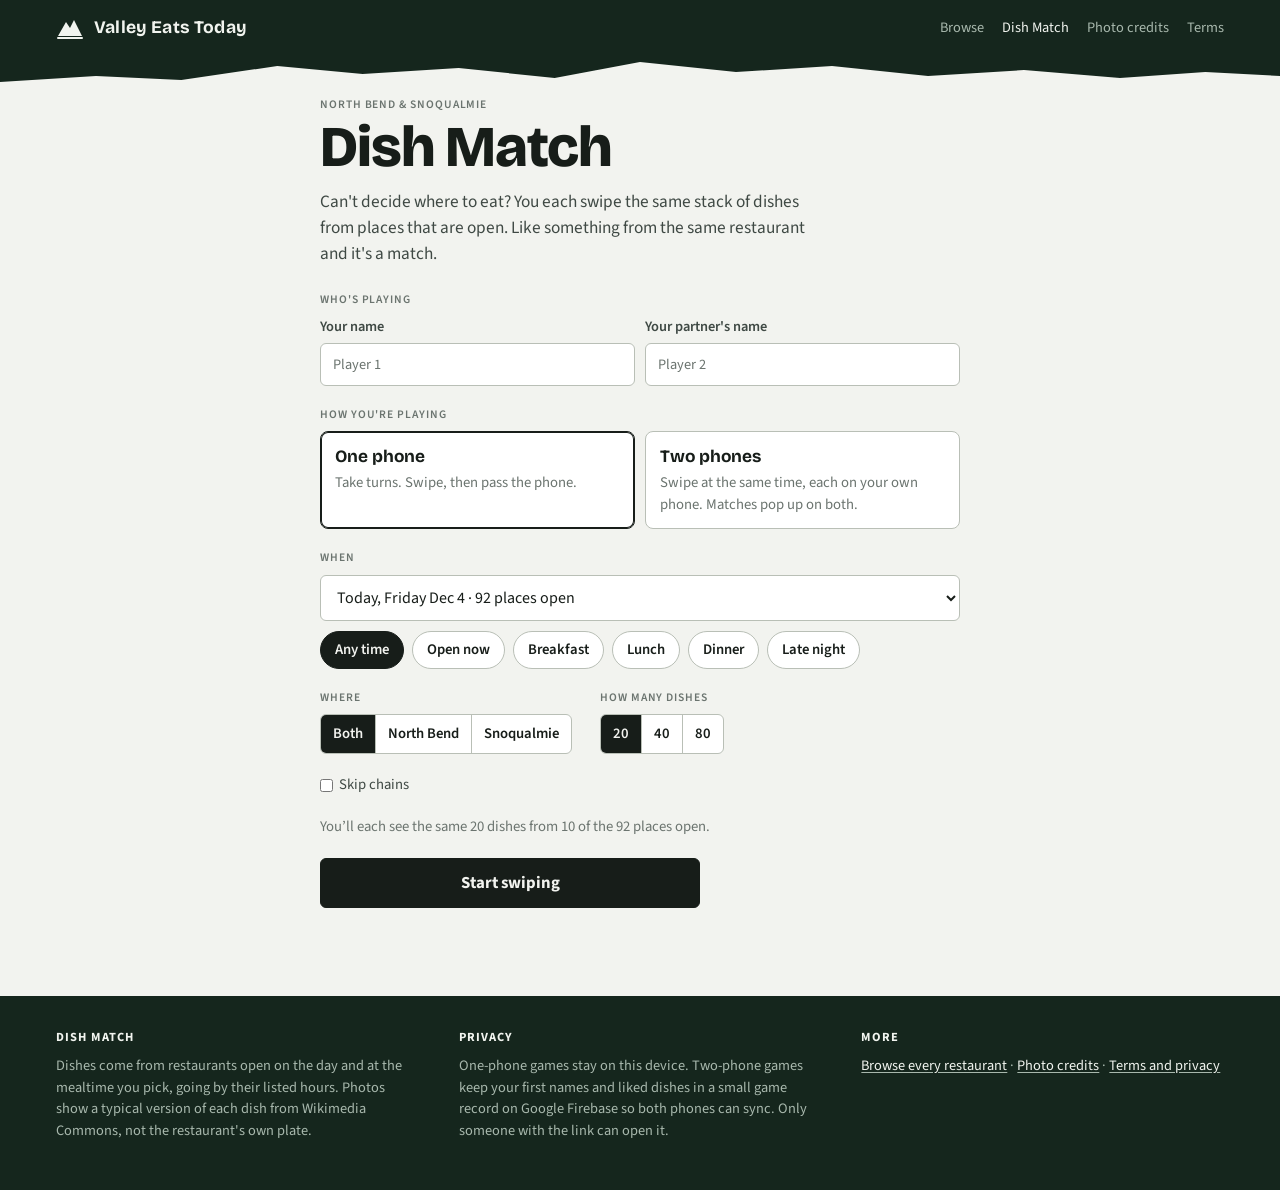
<file: play.html>
<!doctype html>
<html lang="en">
<head>
  <meta charset="utf-8">
  <meta name="viewport" content="width=device-width, initial-scale=1, viewport-fit=cover">
  <title>Dish Match</title>
  <meta name="description" content="Swipe through dishes from North Bend and Snoqualmie restaurants with your partner. Like something from the same place and it's a match.">
  <link rel="preconnect" href="https://fonts.googleapis.com">
  <link rel="preconnect" href="https://fonts.gstatic.com" crossorigin>
  <link href="https://fonts.googleapis.com/css2?family=Bricolage+Grotesque:opsz,wght@12..96,600;12..96,700;12..96,800&family=Source+Sans+3:ital,wght@0,400;0,600;1,400&display=swap" rel="stylesheet">
  <link rel="stylesheet" href="styles.css">
  <link rel="stylesheet" href="play.css">
  <link rel="icon" href="img/favicon.svg" type="image/svg+xml">
  <link rel="manifest" href="manifest.webmanifest">
  <link rel="apple-touch-icon" href="img/icons/apple-touch-icon.png">
  <meta name="theme-color" content="#15261d" media="(prefers-color-scheme: light)">
  <meta name="theme-color" content="#0e1a13" media="(prefers-color-scheme: dark)">
  <meta name="mobile-web-app-capable" content="yes">
  <meta name="apple-mobile-web-app-capable" content="yes">
  <meta name="apple-mobile-web-app-status-bar-style" content="black-translucent">
  <meta name="apple-mobile-web-app-title" content="Valley Eats">
  <script src="pwa.js" defer></script>
</head>
<body class="play">
  <header class="masthead">
    <div class="wrap masthead-inner">
      <a class="brand" href="index.html" aria-label="Valley Eats Today home">
        <svg class="brand-mark" viewBox="0 0 28 28" aria-hidden="true"><path d="M2 22 L10 8 L14 14 L18 6 L26 22 Z" fill="currentColor"/><path d="M2 24 H26" stroke="currentColor" stroke-width="2" stroke-linecap="round"/></svg>
        <span class="brand-name">Valley Eats Today</span>
      </a>
      <nav class="masthead-nav" aria-label="Site">
        <a href="index.html">Browse</a>
        <a href="play.html" aria-current="page">Dish Match</a>
        <a class="nav-secondary" href="credits.html">Photo credits</a>
        <a class="nav-secondary" href="terms.html">Terms</a>
      </nav>
    </div>
    <svg class="ridge" viewBox="0 0 1200 34" preserveAspectRatio="none" aria-hidden="true"><polygon points="0,34 0,26 90,20 170,24 260,10 340,18 430,12 520,22 600,6 690,16 780,10 870,20 960,14 1050,22 1130,16 1200,20 1200,34"/></svg>
  </header>

  <main class="wrap game" id="game">

    <!-- Setup -->
    <section class="screen" id="screen-setup" aria-labelledby="setup-title">
      <div class="intro">
        <p class="label eyebrow">North Bend &amp; Snoqualmie</p>
        <h1 id="setup-title">Dish Match</h1>
        <p class="lede">Can't decide where to eat? You each swipe the same stack of dishes from places that are open. Like something from the same restaurant and it's a match.</p>
      </div>

      <div class="install-hint" id="install-hint" hidden></div>

      <div class="resume" id="resume" hidden>
        <p id="resume-text"></p>
        <div class="row">
          <button type="button" class="btn btn-primary" id="resume-go">Resume</button>
          <button type="button" class="btn" id="resume-drop">Start a new game</button>
        </div>
      </div>

      <form class="setup" id="setup-form" novalidate>
        <fieldset class="field-group">
          <legend class="label">Who's playing</legend>
          <div class="names">
            <label class="field"><span>Your name</span><input type="text" id="p1-name" maxlength="24" autocomplete="given-name" placeholder="Player 1"></label>
            <label class="field"><span>Your partner's name</span><input type="text" id="p2-name" maxlength="24" autocomplete="off" placeholder="Player 2"></label>
          </div>
        </fieldset>

        <fieldset class="field-group">
          <legend class="label">How you're playing</legend>
          <div class="modes">
            <label class="mode"><input type="radio" name="mode" value="same" id="mode-same" checked>
              <span class="mode-body"><strong>One phone</strong><span>Take turns. Swipe, then pass the phone.</span></span></label>
            <label class="mode"><input type="radio" name="mode" value="link" id="mode-link">
              <span class="mode-body"><strong>Two phones</strong><span>Swipe at the same time, each on your own phone. Matches pop up on both.</span></span></label>
          </div>
        </fieldset>

        <fieldset class="field-group">
          <legend class="label">When</legend>
          <select id="when" class="select" aria-label="Day you're going out"></select>
          <div class="pills" id="meal-choice" role="group" aria-label="Meal">
            <button type="button" data-value="any" class="is-active" aria-pressed="true">Any time</button>
            <button type="button" data-value="now" aria-pressed="false">Open now</button>
            <button type="button" data-value="breakfast" aria-pressed="false">Breakfast</button>
            <button type="button" data-value="lunch" aria-pressed="false">Lunch</button>
            <button type="button" data-value="dinner" aria-pressed="false">Dinner</button>
            <button type="button" data-value="late" aria-pressed="false">Late night</button>
          </div>
        </fieldset>

        <div class="split">
          <fieldset class="field-group">
            <legend class="label">Where</legend>
            <div class="segmented" id="town-choice" role="group" aria-label="Town">
              <button type="button" data-value="all" class="is-active" aria-pressed="true">Both</button>
              <button type="button" data-value="North Bend" aria-pressed="false">North Bend</button>
              <button type="button" data-value="Snoqualmie" aria-pressed="false">Snoqualmie</button>
            </div>
          </fieldset>
          <fieldset class="field-group">
            <legend class="label">How many dishes</legend>
            <div class="segmented" id="size-choice" role="group" aria-label="Deck size">
              <button type="button" data-value="20" class="is-active" aria-pressed="true">20</button>
              <button type="button" data-value="40" aria-pressed="false">40</button>
              <button type="button" data-value="80" aria-pressed="false">80</button>
            </div>
          </fieldset>
        </div>

        <label class="check"><input type="checkbox" id="no-chains"> Skip chains</label>

        <p class="setup-note" id="setup-note" aria-live="polite"></p>
        <button type="submit" class="btn btn-primary btn-big" id="start">Start swiping</button>
      </form>
    </section>

    <!-- Invite (second player opening a link) -->
    <section class="screen" id="screen-invite" aria-labelledby="invite-title" hidden>
      <div class="intro">
        <p class="label eyebrow">Dish Match</p>
        <h1 id="invite-title"></h1>
        <p class="lede" id="invite-text"></p>
        <p class="setup-note" id="invite-note"></p>
      </div>
      <form class="setup" id="invite-form" novalidate>
        <label class="field"><span>Your name</span><input type="text" id="invite-name" maxlength="24" autocomplete="given-name" placeholder="Player 2"></label>
        <button type="submit" class="btn btn-primary btn-big">Start swiping</button>
        <button type="button" class="btn btn-quiet invite-alt" id="invite-alt" hidden></button>
      </form>
      <div class="who-row" id="invite-who" hidden></div>
    </section>

    <!-- Swiping -->
    <section class="screen" id="screen-swipe" aria-labelledby="turn-title" hidden>
      <div class="turn-head">
        <h1 id="turn-title" class="turn-title"></h1>
        <p class="turn-sub" id="turn-sub"></p>
        <div class="progress" role="progressbar" aria-label="Dishes swiped" aria-valuemin="0" id="progress"><span id="progress-bar"></span></div>
        <p class="partner-status" id="partner-status" aria-live="polite" hidden></p>
      </div>
      <div class="deck-wrap">
        <div class="deck" id="deck" aria-live="off"></div>
        <div class="deck-fx" id="deck-fx" aria-hidden="true"></div>
      </div>
      <div class="controls">
        <button type="button" class="round round-pass" id="btn-pass" aria-label="Pass">
          <svg viewBox="0 0 24 24" aria-hidden="true"><path d="M6 6l12 12M18 6L6 18" stroke="currentColor" stroke-width="2.6" stroke-linecap="round" fill="none"/></svg>
        </button>
        <button type="button" class="round round-undo" id="btn-undo" aria-label="Undo last swipe">
          <svg viewBox="0 0 24 24" aria-hidden="true"><path d="M9 7H5V3M5.5 7A8 8 0 1 1 4 13" stroke="currentColor" stroke-width="2.2" stroke-linecap="round" stroke-linejoin="round" fill="none"/></svg>
        </button>
        <button type="button" class="round round-like" id="btn-like" aria-label="Like">
          <svg viewBox="0 0 24 24" aria-hidden="true"><path d="M12 20.5s-7.5-4.6-9.2-9.3C1.6 7.7 3.7 4.5 7 4.5c2 0 3.6 1.1 5 3 1.4-1.9 3-3 5-3 3.3 0 5.4 3.2 4.2 6.7-1.7 4.7-9.2 9.3-9.2 9.3z" fill="currentColor"/></svg>
        </button>
      </div>
      <p class="hint" id="swipe-hint">Swipe right if you'd eat it, left to pass. Arrow keys work too.</p>
      <p class="visually-hidden" id="swipe-status" aria-live="polite"></p>
    </section>

    <!-- Pass the phone -->
    <section class="screen screen-center" id="screen-handoff" aria-labelledby="handoff-title" hidden>
      <p class="big-emblem" aria-hidden="true">
        <svg viewBox="0 0 48 48"><rect x="14" y="4" width="20" height="40" rx="4" fill="none" stroke="currentColor" stroke-width="3"/><path d="M21 38h6" stroke="currentColor" stroke-width="3" stroke-linecap="round"/></svg>
      </p>
      <h1 id="handoff-title"></h1>
      <p class="lede" id="handoff-text"></p>
      <button type="button" class="btn btn-primary btn-big" id="handoff-go"></button>
    </section>

    <!-- Send the link (two phones, first player done) -->
    <section class="screen screen-center" id="screen-send" aria-labelledby="send-title" hidden>
      <h1 id="send-title"></h1>
      <p class="lede" id="send-text"></p>
      <p class="partner-status" id="send-partner" aria-live="polite" hidden></p>
      <div class="share-box">
        <button type="button" class="btn btn-primary btn-big" id="send-share">Send the link</button>
        <div class="copy-row">
          <label class="visually-hidden" for="send-url">Game link</label>
          <input type="text" id="send-url" readonly>
          <button type="button" class="btn" id="send-copy">Copy</button>
        </div>
        <p class="setup-note" id="send-status" aria-live="polite"></p>
        <button type="button" class="btn btn-big" id="send-start" hidden>Start swiping</button>
      </div>
      <p class="fine" id="send-fine"></p>
      <button type="button" class="btn btn-quiet" id="send-restart">Start a new game</button>
    </section>

    <!-- Results -->
    <section class="screen" id="screen-results" aria-labelledby="results-title" hidden>
      <div class="intro">
        <p class="label eyebrow" id="results-eyebrow"></p>
        <h1 id="results-title"></h1>
        <p class="lede" id="results-text"></p>
      </div>
      <div class="live-banner" id="results-live" aria-live="polite" hidden></div>
      <div class="results-actions" id="results-share" hidden>
        <button type="button" class="btn btn-primary" id="results-send"></button>
        <button type="button" class="btn" id="results-copy">Copy link</button>
        <p class="setup-note" id="results-status" aria-live="polite"></p>
      </div>
      <ol class="match-list" id="match-list"></ol>
      <div class="also" id="also"></div>
      <div class="results-actions">
        <button type="button" class="btn btn-primary" id="again">Play again</button>
        <a class="btn" href="index.html">Browse every restaurant</a>
      </div>
    </section>
  </main>

  <!-- Match pop-up -->
  <div class="match-overlay" id="match-overlay" hidden>
    <div class="match-box" role="dialog" aria-modal="true" aria-labelledby="match-name" aria-describedby="match-dishes">
      <div class="burst" aria-hidden="true"></div>
      <p class="match-kicker">It's a match</p>
      <h2 id="match-name"></h2>
      <p class="match-meta" id="match-meta"></p>
      <ul class="match-dishes" id="match-dishes"></ul>
      <button type="button" class="btn btn-primary btn-big" id="match-close">Keep swiping</button>
    </div>
  </div>

  <footer class="site-footer">
    <div class="wrap">
      <div><h2>Dish Match</h2><p>Dishes come from restaurants open on the day and at the mealtime you pick, going by their listed hours. Photos show a typical version of each dish from Wikimedia Commons, not the restaurant's own plate.</p></div>
      <div><h2>Privacy</h2><p>One-phone games stay on this device. Two-phone games keep your first names and liked dishes in a small game record on Google Firebase so both phones can sync. Only someone with the link can open it.</p></div>
      <div><h2>More</h2><p><a href="index.html">Browse every restaurant</a> · <a href="credits.html">Photo credits</a> · <a href="terms.html">Terms and privacy</a></p></div>
    </div>
  </footer>

  <script src="config.js"></script>
  <script src="data.js"></script>
  <script src="play.js"></script>
</body>
</html>
</file>
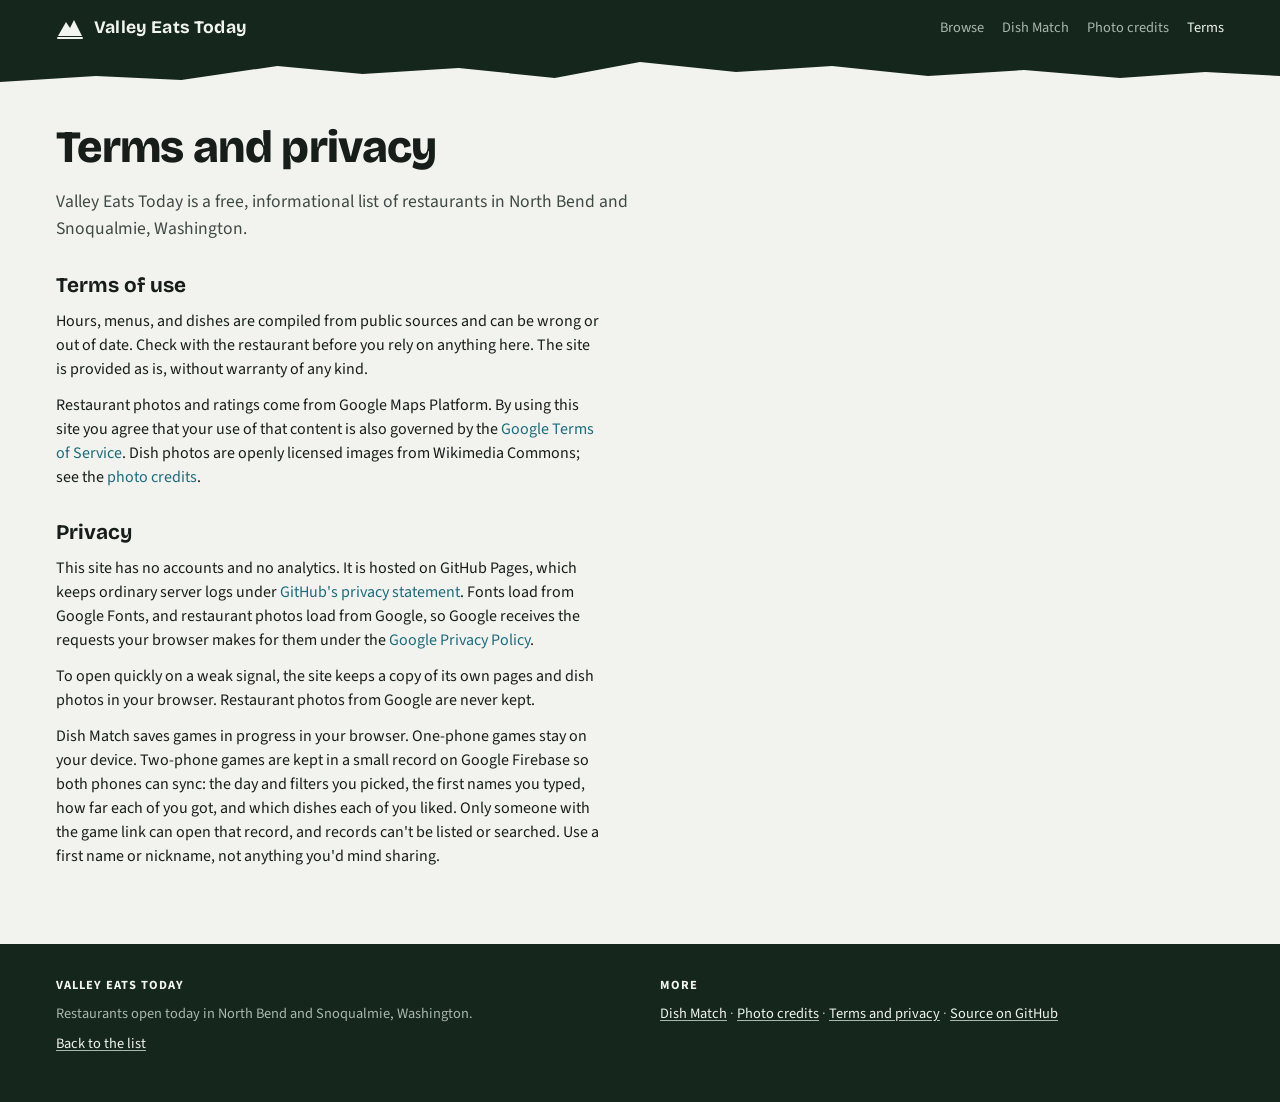
<file: terms.html>
<!doctype html>
<html lang="en">
<head>
  <meta charset="utf-8">
  <meta name="viewport" content="width=device-width, initial-scale=1, viewport-fit=cover">
  <title>Terms and Privacy</title>
  <meta name="description" content="Terms of use and privacy notes for Valley Eats Today.">
  <link rel="preconnect" href="https://fonts.googleapis.com">
  <link rel="preconnect" href="https://fonts.gstatic.com" crossorigin>
  <link href="https://fonts.googleapis.com/css2?family=Bricolage+Grotesque:opsz,wght@12..96,600;12..96,700;12..96,800&family=Source+Sans+3:ital,wght@0,400;0,600;1,400&display=swap" rel="stylesheet">
  <link rel="stylesheet" href="styles.css">
  <link rel="icon" href="img/favicon.svg" type="image/svg+xml">
  <link rel="manifest" href="manifest.webmanifest">
  <link rel="apple-touch-icon" href="img/icons/apple-touch-icon.png">
  <meta name="theme-color" content="#15261d" media="(prefers-color-scheme: light)">
  <meta name="theme-color" content="#0e1a13" media="(prefers-color-scheme: dark)">
  <meta name="mobile-web-app-capable" content="yes">
  <meta name="apple-mobile-web-app-capable" content="yes">
  <meta name="apple-mobile-web-app-status-bar-style" content="black-translucent">
  <meta name="apple-mobile-web-app-title" content="Valley Eats">
  <script src="pwa.js" defer></script>
</head>
<body>
  <header class="masthead">
    <div class="wrap masthead-inner">
      <a class="brand" href="index.html" aria-label="Valley Eats Today home">
        <svg class="brand-mark" viewBox="0 0 28 28" aria-hidden="true"><path d="M2 22 L10 8 L14 14 L18 6 L26 22 Z" fill="currentColor"/><path d="M2 24 H26" stroke="currentColor" stroke-width="2" stroke-linecap="round"/></svg>
        <span class="brand-name">Valley Eats Today</span>
      </a>
      <nav class="masthead-nav" aria-label="Site">
        <a href="index.html">Browse</a>
        <a href="play.html">Dish Match</a>
        <a class="nav-secondary" href="credits.html">Photo credits</a>
        <a class="nav-secondary" href="terms.html" aria-current="page">Terms</a>
      </nav>
    </div>
    <svg class="ridge" viewBox="0 0 1200 34" preserveAspectRatio="none" aria-hidden="true"><polygon points="0,34 0,26 90,20 170,24 260,10 340,18 430,12 520,22 600,6 690,16 780,10 870,20 960,14 1050,22 1130,16 1200,20 1200,34"/></svg>
  </header>

  <main class="wrap">
    <div class="page">
      <h1>Terms and privacy</h1>
      <p class="lede">Valley Eats Today is a free, informational list of restaurants in North Bend and Snoqualmie, Washington.</p>
      <h2>Terms of use</h2>
      <p>Hours, menus, and dishes are compiled from public sources and can be wrong or out of date. Check with the restaurant before you rely on anything here. The site is provided as is, without warranty of any kind.</p>
      <p>Restaurant photos and ratings come from Google Maps Platform. By using this site you agree that your use of that content is also governed by the <a href="https://policies.google.com/terms" target="_blank" rel="noopener">Google Terms of Service</a>. Dish photos are openly licensed images from Wikimedia Commons; see the <a href="credits.html">photo credits</a>.</p>
      <h2>Privacy</h2>
      <p>This site has no accounts and no analytics. It is hosted on GitHub Pages, which keeps ordinary server logs under <a href="https://docs.github.com/en/site-policy/privacy-policies/github-general-privacy-statement" target="_blank" rel="noopener">GitHub's privacy statement</a>. Fonts load from Google Fonts, and restaurant photos load from Google, so Google receives the requests your browser makes for them under the <a href="https://policies.google.com/privacy" target="_blank" rel="noopener">Google Privacy Policy</a>.</p>
      <p>To open quickly on a weak signal, the site keeps a copy of its own pages and dish photos in your browser. Restaurant photos from Google are never kept.</p>
      <p>Dish Match saves games in progress in your browser. One-phone games stay on your device. Two-phone games are kept in a small record on Google Firebase so both phones can sync: the day and filters you picked, the first names you typed, how far each of you got, and which dishes each of you liked. Only someone with the game link can open that record, and records can't be listed or searched. Use a first name or nickname, not anything you'd mind sharing.</p>
    </div>
  </main>
  <footer class="site-footer">
    <div class="wrap">
      <div><h2>Valley Eats Today</h2><p>Restaurants open today in North Bend and Snoqualmie, Washington.</p><p><a href="index.html">Back to the list</a></p></div>
      <div><h2>More</h2><p><a href="play.html">Dish Match</a> · <a href="credits.html">Photo credits</a> · <a href="terms.html">Terms and privacy</a> · <a href="https://github.com/brwnll/valley-eats">Source on GitHub</a></p></div>
    </div>
  </footer>
</body>
</html>
</file>
<file: styles.css>
/* Valley Eats Today
   Layout: a dark spruce masthead edged by a ridgeline, a light stone page below it, a sticky toolbar of
   labeled control groups, then town sections of flat bordered cards in a responsive grid. */
:root {
  --bg: #f2f3ef;            /* stone, cool with a hint of green */
  --surface: #ffffff;
  --surface-2: #e9ebe5;
  --surface-3: #dfe2db;
  --ink: #171d19;
  --ink-2: #3f4944;
  --muted: #6b746f;
  --line: #d6dad2;
  --line-strong: #b9bfb6;
  --band: #15261d;          /* spruce masthead */
  --band-ink: #f1f4ef;
  --band-muted: #a8b8ad;
  --accent: #1d6a7b;        /* mountain-lake teal */
  --accent-ink: #ffffff;
  --accent-soft: #d8ebee;
  --open: #1f7a3f;  --open-soft: #dcefe1;
  --warn: #9a5a00;  --warn-soft: #f8e9cf;
  --closed: #9b3a3a; --closed-soft: #f5dede;
  --nb: #2f4d7a;    --nb-soft: #dde5f2;
  --sq: #6c4a7d;    --sq-soft: #e9e0ef;
  --star: #c98a00;
  --radius: 8px;
  --radius-sm: 6px;
  --font-display: "Bricolage Grotesque", "Avenir Next Condensed", "Arial Narrow", sans-serif;
  --font-body: "Source Sans 3", "Source Sans Pro", -apple-system, "Segoe UI", Helvetica, Arial, sans-serif;
  --shadow-pop: 0 8px 24px rgba(23, 29, 25, .12);
  color-scheme: light;
}
@media (prefers-color-scheme: dark) {
  :root:not([data-theme="light"]) {
    --bg: #121715; --surface: #1a211d; --surface-2: #232b26; --surface-3: #2d3630;
    --ink: #e9ede9; --ink-2: #c3cac5; --muted: #929c96; --line: #2c352f; --line-strong: #3f4a43;
    --band: #0e1a13; --band-ink: #eef2ee; --band-muted: #93a398;
    --accent: #6ec4d3; --accent-ink: #0b1a1e; --accent-soft: #163239;
    --open: #7fd49a; --open-soft: #173322; --warn: #f0b860; --warn-soft: #3a2a10;
    --closed: #ef9a9a; --closed-soft: #3a1d1d; --nb: #a9c2e8; --nb-soft: #1d2a3d; --sq: #d2b3e2; --sq-soft: #30243a;
    --star: #f0c04a; --shadow-pop: 0 8px 24px rgba(0, 0, 0, .45);
    color-scheme: dark;
  }
}
:root[data-theme="dark"] {
  --bg: #121715; --surface: #1a211d; --surface-2: #232b26; --surface-3: #2d3630;
  --ink: #e9ede9; --ink-2: #c3cac5; --muted: #929c96; --line: #2c352f; --line-strong: #3f4a43;
  --band: #0e1a13; --band-ink: #eef2ee; --band-muted: #93a398;
  --accent: #6ec4d3; --accent-ink: #0b1a1e; --accent-soft: #163239;
  --open: #7fd49a; --open-soft: #173322; --warn: #f0b860; --warn-soft: #3a2a10;
  --closed: #ef9a9a; --closed-soft: #3a1d1d; --nb: #a9c2e8; --nb-soft: #1d2a3d; --sq: #d2b3e2; --sq-soft: #30243a;
  --star: #f0c04a; --shadow-pop: 0 8px 24px rgba(0, 0, 0, .45);
  color-scheme: dark;
}

*, *::before, *::after { box-sizing: border-box; }
[hidden] { display: none !important; }
html { -webkit-text-size-adjust: 100%; scroll-padding-top: calc(140px + env(safe-area-inset-top, 0px)); }
body {
  margin: 0;
  background: var(--bg);
  color: var(--ink);
  font: 400 1rem/1.5 var(--font-body);
  font-feature-settings: "kern";
}
img { max-width: 100%; }
a { color: var(--accent); text-decoration: none; }
a:hover { text-decoration: underline; }
:focus-visible { outline: 2px solid var(--accent); outline-offset: 2px; }
code { font-family: ui-monospace, SFMono-Regular, Menlo, monospace; font-size: .9em; background: var(--surface-2); padding: .1em .35em; border-radius: 4px; }
h1, h2, h3 { font-family: var(--font-display); text-wrap: balance; margin: 0; }
.wrap {
  max-width: 1200px; margin: 0 auto;
  padding-left: max(16px, env(safe-area-inset-left, 0px));
  padding-right: max(16px, env(safe-area-inset-right, 0px));
}
.visually-hidden { position: absolute; width: 1px; height: 1px; overflow: hidden; clip: rect(0 0 0 0); white-space: nowrap; }
.label { font-size: .72rem; font-weight: 600; letter-spacing: .08em; text-transform: uppercase; color: var(--muted); }

/* ---- Masthead ---- */
.masthead { background: var(--band); color: var(--band-ink); position: relative; padding-top: env(safe-area-inset-top, 0px); }
/* Opened from the home screen, the page runs up under the phone's status bar (the safe-area inset is zero in a
   normal browser tab). The masthead is padded down past it, and this band keeps the status bar readable while
   the page scrolls under it. */
body::before {
  content: ""; position: fixed; z-index: 30; top: 0; left: 0; right: 0; height: env(safe-area-inset-top, 0px);
  background: var(--band); pointer-events: none;
}
.masthead-inner { display: flex; align-items: center; justify-content: space-between; gap: 16px; padding-block: 14px; }
.brand { display: inline-flex; align-items: center; gap: 10px; color: inherit; font-family: var(--font-display); font-weight: 700; font-size: 1.1rem; letter-spacing: .01em; }
.brand:hover { text-decoration: none; }
.brand-mark { width: 28px; height: 28px; display: block; }
.masthead-nav { display: flex; gap: 18px; font-size: .9rem; }
.masthead-nav a { color: var(--band-muted); }
.masthead-nav a:hover, .masthead-nav a[aria-current="page"] { color: var(--band-ink); }
.ridge { display: block; width: 100%; height: 34px; }
.play-cta {
  margin-top: 16px; display: flex; align-items: center; gap: 12px; max-width: 640px;
  padding: 12px 14px; border: 1px solid var(--accent); border-radius: var(--radius); background: var(--accent-soft); color: var(--ink);
}
.play-cta:hover { text-decoration: none; border-color: var(--ink-2); }
.play-cta-mark { flex: none; width: 36px; height: 36px; border-radius: 50%; background: var(--open); color: var(--surface); display: inline-flex; align-items: center; justify-content: center; }
.play-cta-mark svg { width: 18px; height: 18px; }
.play-cta-text { min-width: 0; font-size: .95rem; line-height: 1.35; }
.play-cta-text strong { font-family: var(--font-display); }
.play-cta-go { margin-left: auto; font-size: 1.3rem; color: var(--accent); }
.ridge polygon { fill: var(--bg); }

/* ---- Home screen tip (filled in by pwa.js on phones) ---- */
.install-hint {
  margin-top: 12px; max-width: 640px; display: flex; align-items: center; gap: 12px;
  padding: 10px 10px 10px 12px; border: 1px solid var(--line-strong); border-radius: var(--radius); background: var(--surface);
}
.install-hint img { flex: none; width: 40px; height: 40px; border-radius: 9px; display: block; }
.install-hint p { margin: 0; min-width: 0; flex: 1; font-size: .92rem; line-height: 1.35; color: var(--ink-2); }
.install-hint strong { color: var(--ink); font-family: var(--font-display); }
.install-actions { flex: none; display: flex; align-items: center; gap: 4px; }
.install-go {
  font: inherit; font-weight: 700; font-size: .9rem; padding: 7px 14px; border-radius: 999px; cursor: pointer;
  border: 1px solid var(--ink); background: var(--ink); color: var(--bg);
}
.install-x {
  width: 34px; height: 34px; padding: 0; border: 0; border-radius: 50%; background: transparent; color: var(--muted);
  display: inline-flex; align-items: center; justify-content: center; cursor: pointer;
}
.install-x:hover { background: var(--surface-2); color: var(--ink); }
.install-x svg { width: 18px; height: 18px; }

/* ---- Hero ---- */
.hero { padding-block: 8px 20px; }
.hero .eyebrow { margin: 0 0 6px; }
.hero h1 { font-size: clamp(2.3rem, 5.5vw, 3.6rem); font-weight: 800; line-height: 1; letter-spacing: -.015em; }
.hero h1 span { color: var(--accent); }
.hero .date-line { margin: 10px 0 0; color: var(--ink-2); font-size: 1.05rem; font-variant-numeric: tabular-nums; }

/* ---- Toolbar ---- */
.toolbar {
  position: sticky; top: env(safe-area-inset-top, 0px); z-index: 10;
  background: var(--bg);
  border-block: 1px solid var(--line);
}
.toolbar-inner { display: flex; flex-wrap: wrap; gap: 10px 22px; padding-block: 10px; }
.control { display: flex; flex-direction: column; gap: 5px; min-width: 0; }
.control.grow { flex: 1 1 220px; }
.control.full { flex-basis: 100%; }
.control-head { display: flex; justify-content: space-between; align-items: center; min-height: 18px; }
.toolbar-more { display: contents; }
.filters-toggle {
  display: none; align-items: center; gap: 6px; border: 1px solid var(--line-strong); background: var(--surface); color: var(--ink);
  font: inherit; font-size: .82rem; font-weight: 600; padding: 3px 10px; border-radius: 999px; cursor: pointer;
}
.filters-toggle.has-active::after { content: ""; width: 7px; height: 7px; border-radius: 50%; background: var(--accent); }
.toolbar.is-open .filters-toggle { background: var(--ink); color: var(--bg); border-color: var(--ink); }
.day-picker { display: grid; grid-template-columns: repeat(7, minmax(0, 1fr)); gap: 6px; }
.day-picker button {
  border: 1px solid var(--line-strong); background: var(--surface); color: var(--ink);
  padding: 6px 4px; border-radius: var(--radius-sm); font: inherit; font-family: var(--font-display); font-weight: 600; font-size: .95rem; cursor: pointer;
  display: flex; flex-direction: column; align-items: center; line-height: 1.15; min-width: 0;
}
.day-picker button small { font-family: var(--font-body); color: var(--muted); font-size: .68rem; font-weight: 600; letter-spacing: .04em; text-transform: uppercase; }
.day-picker button.is-today:not(.is-active) { border-color: var(--accent); }
.day-picker button.is-active { background: var(--ink); color: var(--bg); border-color: var(--ink); }
.day-picker button.is-active small { color: inherit; opacity: .75; }
.search input {
  width: 100%; padding: 8px 12px; border-radius: var(--radius-sm); border: 1px solid var(--line-strong);
  background: var(--surface); color: var(--ink); font: inherit;
}
.search input::placeholder { color: var(--muted); }
.segmented { display: inline-flex; border: 1px solid var(--line-strong); border-radius: var(--radius-sm); overflow: hidden; background: var(--surface); }
.segmented button {
  border: 0; background: transparent; color: var(--ink); font: inherit; font-size: .92rem; font-weight: 600;
  padding: 8px 12px; cursor: pointer; border-right: 1px solid var(--line-strong); white-space: nowrap;
}
.segmented button:last-child { border-right: 0; }
.segmented button.is-active { background: var(--ink); color: var(--bg); }
.checks { display: flex; gap: 14px; align-items: center; min-height: 36px; flex-wrap: wrap; }
.check { display: inline-flex; align-items: center; gap: 6px; color: var(--ink-2); font-size: .92rem; cursor: pointer; white-space: nowrap; }
.check input { accent-color: var(--accent); margin: 0; }

/* ---- Results ---- */
.summary { margin: 18px 0 4px; color: var(--ink-2); font-variant-numeric: tabular-nums; }
.town-section { margin: 18px 0 32px; }
.town-head {
  display: flex; align-items: baseline; gap: 14px; flex-wrap: wrap;
  padding-bottom: 10px; margin-bottom: 14px; border-bottom: 2px solid var(--ink);
}
.town-head h2 { font-size: 1.6rem; font-weight: 700; letter-spacing: -.01em; }
.town-head .count { color: var(--muted); font-variant-numeric: tabular-nums; }
.town-head .jump { margin-left: auto; font-size: .9rem; }
.grid { display: grid; grid-template-columns: repeat(auto-fill, minmax(320px, 1fr)); gap: 16px; }

/* ---- Card ---- */
.card {
  background: var(--surface); border: 1px solid var(--line); border-radius: var(--radius);
  padding: 16px 18px 14px; display: flex; flex-direction: column; gap: 10px; min-width: 0;
  transition: border-color .15s ease;
}
.card:hover { border-color: var(--line-strong); }
.card.is-closed { background: transparent; }
.card.is-closed h3, .card.is-closed .dish-name { color: var(--ink-2); }
.photo { position: relative; margin: -16px -18px 2px; aspect-ratio: 16 / 9; max-width: none; overflow: hidden; border-radius: var(--radius) var(--radius) 0 0; background: var(--surface-2); }
.photo img { width: 100%; height: 100%; object-fit: cover; display: block; }
.photo.is-loading { background: linear-gradient(100deg, var(--surface-2) 40%, var(--surface-3) 50%, var(--surface-2) 60%); background-size: 200% 100%; animation: photo-shimmer 1.4s linear infinite; }
@keyframes photo-shimmer { from { background-position: 200% 0; } to { background-position: -200% 0; } }
.photo-credit { position: absolute; left: 8px; bottom: 8px; max-width: calc(100% - 16px); display: inline-flex; align-items: center; gap: 6px; padding: 3px 8px; border-radius: 999px; background: rgba(0,0,0,.62); color: #fff; font-size: .72rem; line-height: 1.2; white-space: nowrap; overflow: hidden; text-overflow: ellipsis; }
.photo-credit a { color: #fff; text-decoration: underline; }
.photo-credit .glogo { height: 14px; width: auto; display: block; }
.card-head { display: flex; gap: 12px; align-items: flex-start; }
.card-head > div { min-width: 0; flex: 1; }
.card h3 { font-size: 1.2rem; font-weight: 700; line-height: 1.2; letter-spacing: -.005em; }
.rank { flex: none; font-family: var(--font-display); font-weight: 700; font-size: .95rem; color: var(--muted); font-variant-numeric: tabular-nums; padding-top: 3px; min-width: 1.9em; }
.meta { display: flex; flex-wrap: wrap; gap: 4px 10px; align-items: center; color: var(--muted); font-size: .9rem; margin-top: 4px; }
.badge { display: inline-block; padding: 1px 7px; border-radius: 4px; font-size: .72rem; font-weight: 700; letter-spacing: .04em; text-transform: uppercase; }
.badge.nb { background: var(--nb-soft); color: var(--nb); }
.badge.sq { background: var(--sq-soft); color: var(--sq); }
.badge.chain { background: var(--surface-2); color: var(--muted); }
.rating { display: block; margin-top: 4px; font-size: .9rem; color: var(--ink-2); font-variant-numeric: tabular-nums; }
.rating .star { color: var(--star); }
.hours { margin: 0; display: flex; flex-wrap: wrap; gap: 6px 10px; align-items: center; font-size: .95rem; font-variant-numeric: tabular-nums; }
.hours .label { color: var(--muted); font-size: .72rem; }
.hours strong { font-weight: 600; }
.pill { display: inline-flex; align-items: center; gap: 6px; padding: 2px 9px; border-radius: 999px; font-size: .74rem; font-weight: 700; letter-spacing: .02em; }
.pill::before { content: ""; width: 6px; height: 6px; border-radius: 50%; background: currentColor; }
.pill.open { background: var(--open-soft); color: var(--open); }
.pill.soon { background: var(--warn-soft); color: var(--warn); }
.pill.closed { background: var(--closed-soft); color: var(--closed); }
.pill.unverified { background: var(--surface-2); color: var(--muted); font-weight: 600; }
.pill.unverified::before { display: none; }
.dishes-label { margin: 6px 0 0; padding-top: 10px; border-top: 1px solid var(--line); }
.dishes { margin: 6px 0 0; padding: 0; list-style: none; display: flex; flex-direction: column; gap: 8px; }
.dishes li { display: flex; align-items: center; gap: 10px; min-height: 52px; min-width: 0; }
.dishes img, .dish-placeholder { width: 52px; height: 52px; border-radius: var(--radius-sm); object-fit: cover; flex: none; background: var(--surface-2); display: block; }
.dish-num { flex: none; font-family: var(--font-display); font-weight: 700; font-size: .8rem; color: var(--muted); width: 1.2em; text-align: right; font-variant-numeric: tabular-nums; }
.dish-name { line-height: 1.3; font-weight: 600; min-width: 0; }
.desc { margin: 2px 0 0; color: var(--muted); font-size: .92rem; }
.links { margin-top: auto; padding-top: 10px; border-top: 1px solid var(--line); font-size: .9rem; display: flex; flex-wrap: wrap; gap: 4px 14px; }
.empty { padding: 40px 16px; text-align: center; color: var(--muted); background: var(--surface); border: 1px dashed var(--line-strong); border-radius: var(--radius); }

/* ---- Footer ---- */
.site-footer { margin-top: 48px; background: var(--band); color: var(--band-muted); font-size: .9rem; }
.site-footer .wrap { padding-block: 32px calc(40px + env(safe-area-inset-bottom, 0px)); display: grid; grid-template-columns: repeat(auto-fit, minmax(240px, 1fr)); gap: 24px 40px; }
.site-footer h2 { font-size: .78rem; font-family: var(--font-body); font-weight: 700; letter-spacing: .08em; text-transform: uppercase; color: var(--band-ink); margin-bottom: 8px; }
.site-footer p { margin: 0 0 8px; }
.site-footer a { color: var(--band-ink); text-decoration: underline; text-decoration-color: var(--band-muted); text-underline-offset: 2px; }
.site-footer code { background: rgba(255,255,255,.1); color: var(--band-ink); }

/* ---- Secondary pages ---- */
.page { padding-block: 24px 16px; max-width: 72ch; }
.page h1 { font-size: clamp(2rem, 5vw, 2.8rem); font-weight: 800; letter-spacing: -.015em; margin-bottom: 8px; }
.page h2 { font-size: 1.3rem; font-weight: 700; margin: 28px 0 8px; }
.page p { margin: 0 0 12px; max-width: 68ch; }
.page .lede { font-size: 1.1rem; color: var(--ink-2); }
.credits { list-style: none; padding: 0; margin: 20px 0 0; display: grid; grid-template-columns: repeat(auto-fill, minmax(300px, 1fr)); gap: 10px; }
.credits li { display: flex; gap: 12px; align-items: center; background: var(--surface); border: 1px solid var(--line); border-radius: var(--radius); padding: 10px; font-size: .9rem; min-width: 0; }
.credits li > div { min-width: 0; }
.credits img { border-radius: var(--radius-sm); object-fit: cover; flex: none; width: 56px; height: 56px; }
.credits b { font-family: var(--font-display); text-transform: capitalize; font-size: 1rem; }
.credits .muted { color: var(--muted); }

@media (max-width: 560px) { .nav-secondary { display: none; } }
@media (max-width: 640px) {
  .filters-toggle { display: inline-flex; }
  .toolbar-more { display: none; flex-basis: 100%; flex-direction: column; gap: 10px; }
  .toolbar.is-open .toolbar-more { display: flex; }
  .toolbar-more .control { flex: none; }
  .masthead-nav { gap: 12px; font-size: .85rem; }
  .hero h1 { font-size: 2.4rem; }
  .segmented button { padding: 8px 10px; font-size: .88rem; }
  .card { padding: 14px 14px 12px; }
  .photo { margin: -14px -14px 2px; }
}
@media (prefers-reduced-motion: reduce) { * { transition: none !important; animation: none !important; } }
</file>
<file: play.css>
/* Dish Match
   Layout: one narrow centered column. Setup reads as a short form, the swipe screen is a card stack sized to
   fit the phone screen with three round controls under it, and results are a ranked list of matched places.
   Colors and type come from the tokens in styles.css. */

.game { padding-block: 6px 40px; }
.screen { max-width: 640px; margin: 0 auto; }
.screen h1:focus { outline: none; }
.screen-center { text-align: center; padding-top: 28px; display: flex; flex-direction: column; align-items: center; gap: 12px; }
.screen-center h1 { font-size: clamp(1.8rem, 6vw, 2.4rem); font-weight: 800; letter-spacing: -.01em; line-height: 1.1; }
.screen-center .lede { margin-inline: auto; }

.intro .eyebrow { margin: 0 0 6px; }
.intro h1 { font-size: clamp(2.4rem, 8vw, 3.6rem); font-weight: 800; line-height: 1; letter-spacing: -.02em; }
.lede { font-size: 1.08rem; color: var(--ink-2); margin: 12px 0 0; max-width: 56ch; }
.fine { color: var(--muted); font-size: .9rem; max-width: 46ch; margin: 0; }

/* ---- Buttons ---- */
.btn {
  display: inline-flex; align-items: center; justify-content: center; gap: 8px;
  font: inherit; font-weight: 700; font-size: .95rem; line-height: 1.2;
  padding: 10px 16px; border-radius: var(--radius-sm); border: 1px solid var(--line-strong);
  background: var(--surface); color: var(--ink); cursor: pointer; text-decoration: none;
}
.btn:hover { text-decoration: none; border-color: var(--ink-2); }
.btn:disabled { opacity: .45; cursor: not-allowed; }
.btn-primary { background: var(--ink); color: var(--bg); border-color: var(--ink); }
.btn-primary:hover { border-color: var(--ink); opacity: .9; }
.btn-big { padding: 14px 22px; font-size: 1.05rem; width: 100%; max-width: 380px; }
.btn-quiet { border-color: transparent; background: transparent; color: var(--muted); font-weight: 600; }
.btn-quiet:hover { color: var(--ink); border-color: transparent; }
.row { display: flex; flex-wrap: wrap; gap: 10px; }

/* ---- Setup ---- */
.resume { margin-top: 20px; padding: 14px 16px; border: 1px solid var(--accent); border-radius: var(--radius); background: var(--accent-soft); }
.resume p { margin: 0 0 10px; color: var(--ink); }
.setup { margin-top: 24px; display: flex; flex-direction: column; gap: 20px; }
.field-group { border: 0; margin: 0; padding: 0; min-width: 0; }
.field-group legend { padding: 0; margin-bottom: 8px; }
.names { display: grid; grid-template-columns: repeat(auto-fit, minmax(200px, 1fr)); gap: 10px; }
.field { display: flex; flex-direction: column; gap: 5px; font-size: .9rem; font-weight: 600; color: var(--ink-2); min-width: 0; }
.field input, .select, .copy-row input {
  font: inherit; font-weight: 400; color: var(--ink); background: var(--surface);
  border: 1px solid var(--line-strong); border-radius: var(--radius-sm); padding: 10px 12px; width: 100%; min-width: 0;
}
.field input::placeholder { color: var(--muted); }
.select { cursor: pointer; }
.split { display: flex; flex-wrap: wrap; gap: 20px 28px; }
.pills { display: flex; flex-wrap: wrap; gap: 8px; margin-top: 10px; }
.pills button {
  border: 1px solid var(--line-strong); border-radius: 999px; background: var(--surface); color: var(--ink);
  font: inherit; font-size: .92rem; font-weight: 600; padding: 7px 14px; cursor: pointer; white-space: nowrap;
}
.pills button:hover { border-color: var(--ink); }
.pills button.is-active { background: var(--ink); border-color: var(--ink); color: var(--bg); }
.pills button:focus-visible { outline: 2px solid var(--accent); outline-offset: 2px; }
.modes { display: grid; grid-template-columns: repeat(auto-fit, minmax(220px, 1fr)); gap: 10px; }
.mode { position: relative; display: block; cursor: pointer; }
.mode input { position: absolute; opacity: 0; pointer-events: none; }
.mode-body {
  display: flex; flex-direction: column; gap: 2px; height: 100%;
  border: 1px solid var(--line-strong); border-radius: var(--radius); padding: 12px 14px; background: var(--surface);
}
.mode-body strong { font-family: var(--font-display); font-size: 1.08rem; }
.mode-body span { color: var(--muted); font-size: .92rem; }
.mode input:checked + .mode-body { border-color: var(--ink); box-shadow: inset 0 0 0 1px var(--ink); }
.mode input:focus-visible + .mode-body { outline: 2px solid var(--accent); outline-offset: 2px; }
.setup-note { margin: 0; color: var(--muted); font-size: .92rem; min-height: 1.3em; }
.setup > .btn-big { align-self: flex-start; }

/* ---- Swiping ---- */
body[data-screen="swipe"] .site-footer { display: none; }
body[data-screen="swipe"] .game { padding-bottom: calc(20px + env(safe-area-inset-bottom, 0px)); }
.turn-head { display: flex; flex-direction: column; gap: 2px; margin: 2px auto 14px; max-width: 400px; }
.turn-title { font-size: 1.55rem; font-weight: 800; letter-spacing: -.01em; }
.turn-sub { margin: 0; color: var(--ink-2); font-size: .95rem; font-variant-numeric: tabular-nums; }
.progress { height: 6px; border-radius: 999px; background: var(--surface-3); overflow: hidden; margin-top: 8px; }
.progress span { display: block; height: 100%; width: 0; background: var(--accent); transition: width .25s ease; }

.deck-wrap { position: relative; width: 100%; max-width: 400px; margin: 0 auto; }
.deck { position: relative; width: 100%; height: clamp(340px, calc(100svh - 340px - env(safe-area-inset-top, 0px) - env(safe-area-inset-bottom, 0px)), 560px); margin: 0 auto; }
body.is-live .deck { height: clamp(320px, calc(100svh - 366px - env(safe-area-inset-top, 0px) - env(safe-area-inset-bottom, 0px)), 540px); }
.swipe-card {
  --like: 0; --pass: 0;
  position: absolute; inset: 0; display: flex; flex-direction: column;
  background: var(--surface); border: 1px solid var(--line); border-radius: 16px; overflow: hidden;
  box-shadow: var(--shadow-pop), 0 0 0 calc(var(--like) * 4px) var(--open), 0 0 0 calc(var(--pass) * 4px) var(--closed);
  touch-action: none; user-select: none; -webkit-user-select: none;
  cursor: grab; transition: transform .25s ease, box-shadow .2s ease;
}
.swipe-card.is-dragging { transition: none; cursor: grabbing; }
.swipe-card[data-depth="1"] { transform: translateY(12px) scale(.95); pointer-events: none; }
.swipe-card[data-depth="2"] { transform: translateY(24px) scale(.9); pointer-events: none; opacity: .6; }
.swipe-photo { position: relative; flex: 1 1 auto; min-height: 0; background: var(--surface-2); }
.swipe-photo img { width: 100%; height: 100%; object-fit: cover; display: block; pointer-events: none; }
.photo-note { position: absolute; right: 10px; bottom: 10px; padding: 2px 8px; border-radius: 999px; background: rgba(0, 0, 0, .55); color: #fff; font-size: .7rem; font-weight: 600; letter-spacing: .02em; }
/* Drag feedback. --like and --pass run from 0 to 1 as the card nears the point where letting go counts. */
.tint { position: absolute; inset: 0; pointer-events: none; opacity: 0; transition: opacity .2s ease; }
.tint-like { background: linear-gradient(115deg, rgba(31, 122, 63, .66) 0%, rgba(31, 122, 63, .22) 50%, rgba(31, 122, 63, 0) 78%); opacity: var(--like); }
.tint-pass { background: linear-gradient(245deg, rgba(155, 58, 58, .66) 0%, rgba(155, 58, 58, .22) 50%, rgba(155, 58, 58, 0) 78%); opacity: var(--pass); }
.stamp {
  position: absolute; top: 18px; display: inline-flex; align-items: center; gap: 6px;
  padding: 3px 14px 3px 10px; border: 3px solid currentColor; border-radius: 10px;
  background: rgba(255, 255, 255, .94); font-family: var(--font-display); font-weight: 800; font-size: 1.75rem; line-height: 1.15;
  letter-spacing: .06em; text-transform: uppercase; pointer-events: none;
  transition: opacity .2s ease, transform .2s ease, background-color .12s ease, color .12s ease;
}
.stamp svg { width: 24px; height: 24px; flex: none; }
.stamp-like { left: 16px; color: #1f7a3f; opacity: min(1, calc(var(--like) * 1.8)); transform: rotate(-12deg) scale(calc(.7 + var(--like) * .3)); transform-origin: left center; }
.stamp-pass { right: 16px; color: #9b3a3a; opacity: min(1, calc(var(--pass) * 1.8)); transform: rotate(12deg) scale(calc(.7 + var(--pass) * .3)); transform-origin: right center; }
.is-dragging .tint, .is-dragging .stamp { transition: background-color .12s ease, color .12s ease; }
.armed-like .stamp-like { background: #1f7a3f; border-color: #1f7a3f; color: #fff; transform: rotate(-12deg) scale(1.1); }
.armed-pass .stamp-pass { background: #9b3a3a; border-color: #9b3a3a; color: #fff; transform: rotate(12deg) scale(1.1); }
.swipe-body { padding: 14px 18px 16px; display: flex; flex-direction: column; gap: 3px; }
.swipe-place { margin: 0; font-size: .76rem; font-weight: 700; letter-spacing: .08em; text-transform: uppercase; color: var(--accent); }
.swipe-dish { font-size: 1.55rem; font-weight: 800; line-height: 1.1; letter-spacing: -.01em; }
.swipe-meta { margin: 2px 0 0; color: var(--ink-2); font-size: .93rem; }
.swipe-hours { margin: 0; color: var(--muted); font-size: .9rem; font-variant-numeric: tabular-nums; }
.star { color: var(--star); }

.controls { display: flex; justify-content: center; align-items: center; gap: 24px; margin-top: 22px; }
.round {
  --pull: 0;
  position: relative; width: 64px; height: 64px; border-radius: 50%; border: 1px solid var(--line-strong); background: var(--surface);
  display: inline-flex; align-items: center; justify-content: center; cursor: pointer; padding: 0;
  transform: scale(calc(1 + var(--pull) * .16));
  transition: transform .12s ease, border-color .12s ease, box-shadow .15s ease, background-color .15s ease, color .15s ease;
}
.round svg { width: 28px; height: 28px; display: block; }
.round:hover { border-color: var(--ink-2); }
.round:active { transform: scale(.92); }
.round:disabled { opacity: .35; cursor: default; transform: none; }
.round-pass { color: var(--closed); }
.round-like { color: var(--surface); background: var(--open); border-color: var(--open); }
.round-like:hover { border-color: var(--open); }
.round-undo { width: 46px; height: 46px; color: var(--muted); }
.round-undo svg { width: 20px; height: 20px; }
.round-like.is-armed { box-shadow: 0 0 0 7px rgba(31, 122, 63, .28); }
.round-pass.is-armed { box-shadow: 0 0 0 7px rgba(155, 58, 58, .24); border-color: var(--closed); background: var(--closed); color: var(--surface); }
.round::after { content: ""; position: absolute; inset: -2px; border-radius: 50%; border: 3px solid transparent; opacity: 0; pointer-events: none; }
.round-like::after { border-color: var(--open); }
.round-pass::after { border-color: var(--closed); }
.round.is-pulse { animation: btn-pulse .46s cubic-bezier(.3, 1.6, .5, 1); }
.round.is-pulse::after { animation: btn-ring .55s ease-out; }
@keyframes btn-pulse { 0% { transform: scale(1); } 35% { transform: scale(1.24); } 100% { transform: scale(1); } }
@keyframes btn-ring { from { transform: scale(1); opacity: .9; } to { transform: scale(1.8); opacity: 0; } }

.hint { text-align: center; color: var(--muted); font-size: .88rem; margin: 12px 0 0; min-height: 1.35em; transition: color .12s ease; }
.hint.is-cue { font-weight: 700; }
.hint.cue-like { color: var(--open); }
.hint.cue-pass { color: var(--closed); }
.hint.is-armed { font-size: .95rem; }

/* After a swipe: the verdict pops over the stack and drifts the way the card went. */
.deck-fx { position: absolute; inset: 0; pointer-events: none; z-index: 5; }
.verdict { --drift: 26px; position: absolute; inset: 0; display: flex; align-items: center; justify-content: center; }
.verdict.is-pass { --drift: -26px; }
.verdict-badge {
  position: relative; width: 104px; height: 104px; border-radius: 50%; color: #fff;
  display: flex; align-items: center; justify-content: center; box-shadow: 0 12px 34px rgba(0, 0, 0, .28);
  animation: verdict-pop .78s cubic-bezier(.2, 1.2, .4, 1) forwards;
}
.verdict-badge svg { width: 52px; height: 52px; }
.is-like .verdict-badge { background: #1f7a3f; }
.is-pass .verdict-badge { background: #9b3a3a; }
.verdict-ring { position: absolute; left: 50%; top: 50%; width: 104px; height: 104px; margin: -52px 0 0 -52px; border-radius: 50%; border: 4px solid; opacity: 0; animation: verdict-ring .7s ease-out .05s forwards; }
.is-like .verdict-ring { border-color: #1f7a3f; }
.is-pass .verdict-ring { border-color: #9b3a3a; }
.verdict-edge { position: absolute; top: 6%; bottom: 6%; width: 46%; opacity: 0; animation: verdict-edge .7s ease-out forwards; }
.is-like .verdict-edge { right: -14px; background: radial-gradient(ellipse at right center, rgba(31, 122, 63, .5), rgba(31, 122, 63, 0) 70%); }
.is-pass .verdict-edge { left: -14px; background: radial-gradient(ellipse at left center, rgba(155, 58, 58, .45), rgba(155, 58, 58, 0) 70%); }
.sparks i {
  --a: calc(var(--i) * 60deg + 30deg);
  position: absolute; left: 50%; top: 50%; width: 22px; height: 22px; margin: -11px 0 0 -11px; color: #2f9a55; opacity: 0;
  animation: spark .72s cubic-bezier(.2, .7, .3, 1) .06s forwards;
}
.sparks i:nth-child(even) { color: #e0566b; width: 16px; height: 16px; margin: -8px 0 0 -8px; }
.sparks svg { width: 100%; height: 100%; display: block; }
@keyframes verdict-pop {
  0% { transform: scale(.35); opacity: 0; }
  28% { transform: scale(1.14); opacity: 1; }
  48% { transform: scale(1); opacity: 1; }
  78% { transform: translateX(calc(var(--drift) * .5)) scale(1); opacity: 1; }
  100% { transform: translateX(var(--drift)) scale(.92); opacity: 0; }
}
@keyframes verdict-ring { 0% { transform: scale(.7); opacity: .85; } 100% { transform: scale(2.5); opacity: 0; } }
@keyframes verdict-edge { 0% { opacity: 0; } 25% { opacity: 1; } 100% { opacity: 0; } }
@keyframes spark {
  0% { transform: rotate(var(--a)) translateY(-30px) scale(.4); opacity: 1; }
  70% { opacity: 1; }
  100% { transform: rotate(var(--a)) translateY(-118px) scale(1); opacity: 0; }
}

/* ---- Live games ---- */
.partner-status { display: flex; align-items: center; flex-wrap: wrap; gap: 6px 8px; margin: 8px 0 0; color: var(--ink-2); font-size: .9rem; font-variant-numeric: tabular-nums; }
.partner-status .dot { flex: none; width: 9px; height: 9px; border-radius: 50%; background: var(--line-strong); }
.partner-status.is-on .dot { background: var(--open); box-shadow: 0 0 0 3px var(--open-soft); }
.partner-status.is-done .dot { background: var(--accent); }
.partner-status.is-wait .dot { background: var(--star); animation: wait-blink 1.4s ease-in-out infinite; }
.partner-status.is-off { color: var(--muted); }
.partner-status.is-off .dot { background: var(--closed); }
@keyframes wait-blink { 50% { opacity: .3; } }
.screen-center .partner-status { justify-content: center; }
.link-btn { font: inherit; font-weight: 700; color: var(--accent); background: none; border: 0; padding: 0; cursor: pointer; text-decoration: underline; text-underline-offset: 3px; }
.live-banner { margin: 16px 0 0; padding: 12px 14px; border: 1px solid var(--line); border-radius: var(--radius); background: var(--surface); display: flex; flex-direction: column; gap: 10px; }
.live-banner .partner-status { margin: 0; }
.next-round { display: flex; flex-wrap: wrap; align-items: center; gap: 8px 14px; }
.next-round p { margin: 0; }
.who-row { margin-top: 24px; display: flex; flex-direction: column; gap: 10px; align-items: flex-start; }
.invite-alt { align-self: flex-start; padding-inline: 0; }

/* ---- Hand-off and sending ---- */
.big-emblem { margin: 0; color: var(--accent); }
.big-emblem svg { width: 56px; height: 56px; display: block; }
.share-box { width: 100%; max-width: 420px; display: flex; flex-direction: column; gap: 10px; align-items: stretch; margin-top: 6px; }
.share-box .btn-big { max-width: none; }
.copy-row { display: flex; gap: 8px; }
.copy-row input { flex: 1; font-size: .85rem; color: var(--muted); }

/* ---- Results ---- */
.results-actions { display: flex; flex-wrap: wrap; gap: 10px; align-items: center; margin: 20px 0; }
.results-actions .setup-note { flex-basis: 100%; }
.match-list { list-style: none; padding: 0; margin: 20px 0 0; display: flex; flex-direction: column; gap: 14px; }
.match { background: var(--surface); border: 1px solid var(--line); border-radius: var(--radius); padding: 16px 18px; display: flex; flex-direction: column; gap: 12px; min-width: 0; }
.match.is-top { border-color: var(--accent); box-shadow: inset 0 0 0 1px var(--accent); }
.match-head { display: flex; gap: 12px; align-items: flex-start; }
.match-head > div { min-width: 0; }
.match-rank {
  flex: none; width: 2rem; height: 2rem; border-radius: 50%; background: var(--accent-soft); color: var(--accent);
  font-family: var(--font-display); font-weight: 800; display: inline-flex; align-items: center; justify-content: center;
  font-variant-numeric: tabular-nums;
}
.match h2 { font-size: 1.3rem; font-weight: 700; line-height: 1.2; }
.best { display: inline-block; vertical-align: 3px; margin-left: 6px; padding: 1px 7px; border-radius: 4px; background: var(--accent); color: var(--accent-ink); font-family: var(--font-body); font-size: .7rem; font-weight: 700; letter-spacing: .05em; text-transform: uppercase; }
.match-sub { margin: 2px 0 0; color: var(--muted); font-size: .92rem; }
.match .hours { margin: 0; }
.picks { display: grid; grid-template-columns: repeat(auto-fit, minmax(220px, 1fr)); gap: 12px 18px; }
.pick { min-width: 0; }
.pick .label { display: block; margin-bottom: 6px; }
.dish-chips { list-style: none; margin: 0; padding: 0; display: flex; flex-direction: column; gap: 6px; }
.dish-chips li { display: flex; align-items: center; gap: 10px; font-weight: 600; min-width: 0; }
.dish-chips img { width: 40px; height: 40px; border-radius: var(--radius-sm); object-fit: cover; flex: none; }
.match .links { margin-top: 0; }
.also { margin-top: 18px; }
.also details { border-top: 1px solid var(--line); padding: 12px 0; }
.also summary { cursor: pointer; font-family: var(--font-display); font-weight: 700; }
.also-list { margin: 8px 0 0; padding-left: 1.1em; color: var(--ink-2); display: flex; flex-direction: column; gap: 4px; }

/* ---- Match pop-up ---- */
.match-overlay {
  position: fixed; inset: 0; z-index: 50; background: rgba(8, 14, 11, .66);
  display: flex; align-items: center; justify-content: center;
  padding: max(16px, env(safe-area-inset-top, 0px)) max(16px, env(safe-area-inset-right, 0px)) max(16px, env(safe-area-inset-bottom, 0px)) max(16px, env(safe-area-inset-left, 0px));
}
.match-overlay[hidden] { display: none; }
body.has-overlay { overflow: hidden; }
.match-box {
  position: relative; width: 100%; max-width: 380px; overflow: hidden;
  background: var(--surface); border-radius: 18px; padding: 28px 22px 22px; text-align: center;
  display: flex; flex-direction: column; align-items: center; gap: 6px; box-shadow: var(--shadow-pop);
  animation: match-pop .38s cubic-bezier(.2, 1.4, .4, 1);
}
.burst {
  position: absolute; left: 50%; top: 70px; width: 520px; height: 520px; margin: -260px 0 0 -260px;
  background: repeating-conic-gradient(var(--accent-soft) 0 9deg, transparent 9deg 24deg);
  border-radius: 50%; opacity: .7; animation: match-spin 18s linear infinite; pointer-events: none;
  -webkit-mask-image: radial-gradient(circle, #000 20%, transparent 62%); mask-image: radial-gradient(circle, #000 20%, transparent 62%);
}
.match-box > :not(.burst) { position: relative; }
.match-pair { display: flex; align-items: center; justify-content: center; margin-bottom: 8px; }
.match-pair img { width: 96px; height: 96px; border-radius: 50%; object-fit: cover; border: 4px solid var(--surface); box-shadow: 0 2px 10px rgba(0, 0, 0, .2); }
.match-pair img:first-child { transform: rotate(-6deg); margin-right: -12px; }
.match-pair img:last-child { transform: rotate(6deg); margin-left: -12px; }
.match-heart { position: relative; z-index: 1; width: 42px; height: 42px; border-radius: 50%; background: var(--open); color: var(--surface); display: inline-flex; align-items: center; justify-content: center; box-shadow: 0 0 0 4px var(--surface); }
.match-heart svg { width: 22px; height: 22px; }
.match-kicker { margin: 0; font-family: var(--font-display); font-weight: 800; font-size: 2rem; line-height: 1.05; letter-spacing: -.015em; color: var(--open); }
.match-box h2 { font-size: 1.35rem; font-weight: 700; }
.match-meta { margin: 0; color: var(--muted); font-size: .92rem; }
.match-dishes { list-style: none; padding: 0; margin: 8px 0 12px; display: flex; flex-direction: column; gap: 4px; }
.match-dishes .who { color: var(--muted); font-weight: 600; margin-right: 6px; }
@keyframes match-pop { from { transform: scale(.86); opacity: 0; } to { transform: none; opacity: 1; } }
@keyframes match-spin { to { transform: rotate(360deg); } }

@media (max-width: 640px) {
  .controls { gap: 20px; margin-top: 18px; }
  .swipe-dish { font-size: 1.4rem; }
  .setup > .btn-big { align-self: stretch; max-width: none; }
}
@media (max-width: 640px) {
  .who-row .btn-big { max-width: none; }
}
@media (max-height: 700px) {
  .deck { height: clamp(300px, calc(100svh - 300px - env(safe-area-inset-top, 0px) - env(safe-area-inset-bottom, 0px)), 560px); }
  body.is-live .deck { height: clamp(290px, calc(100svh - 326px - env(safe-area-inset-top, 0px) - env(safe-area-inset-bottom, 0px)), 540px); }
  .hint { display: none; }
}
@media (prefers-reduced-motion: reduce) {
  .match-box, .burst, .partner-status .dot { animation: none !important; }
  .swipe-card, .progress span, .round, .stamp, .tint { transition: none !important; }
  .round.is-pulse, .round.is-pulse::after { animation: none; }
  .verdict-ring, .verdict-edge, .sparks { display: none; }
  .verdict-badge { animation: verdict-fade .6s ease forwards; }
  @keyframes verdict-fade { 0% { opacity: 0; } 25% { opacity: 1; } 70% { opacity: 1; } 100% { opacity: 0; } }
}
</file>
